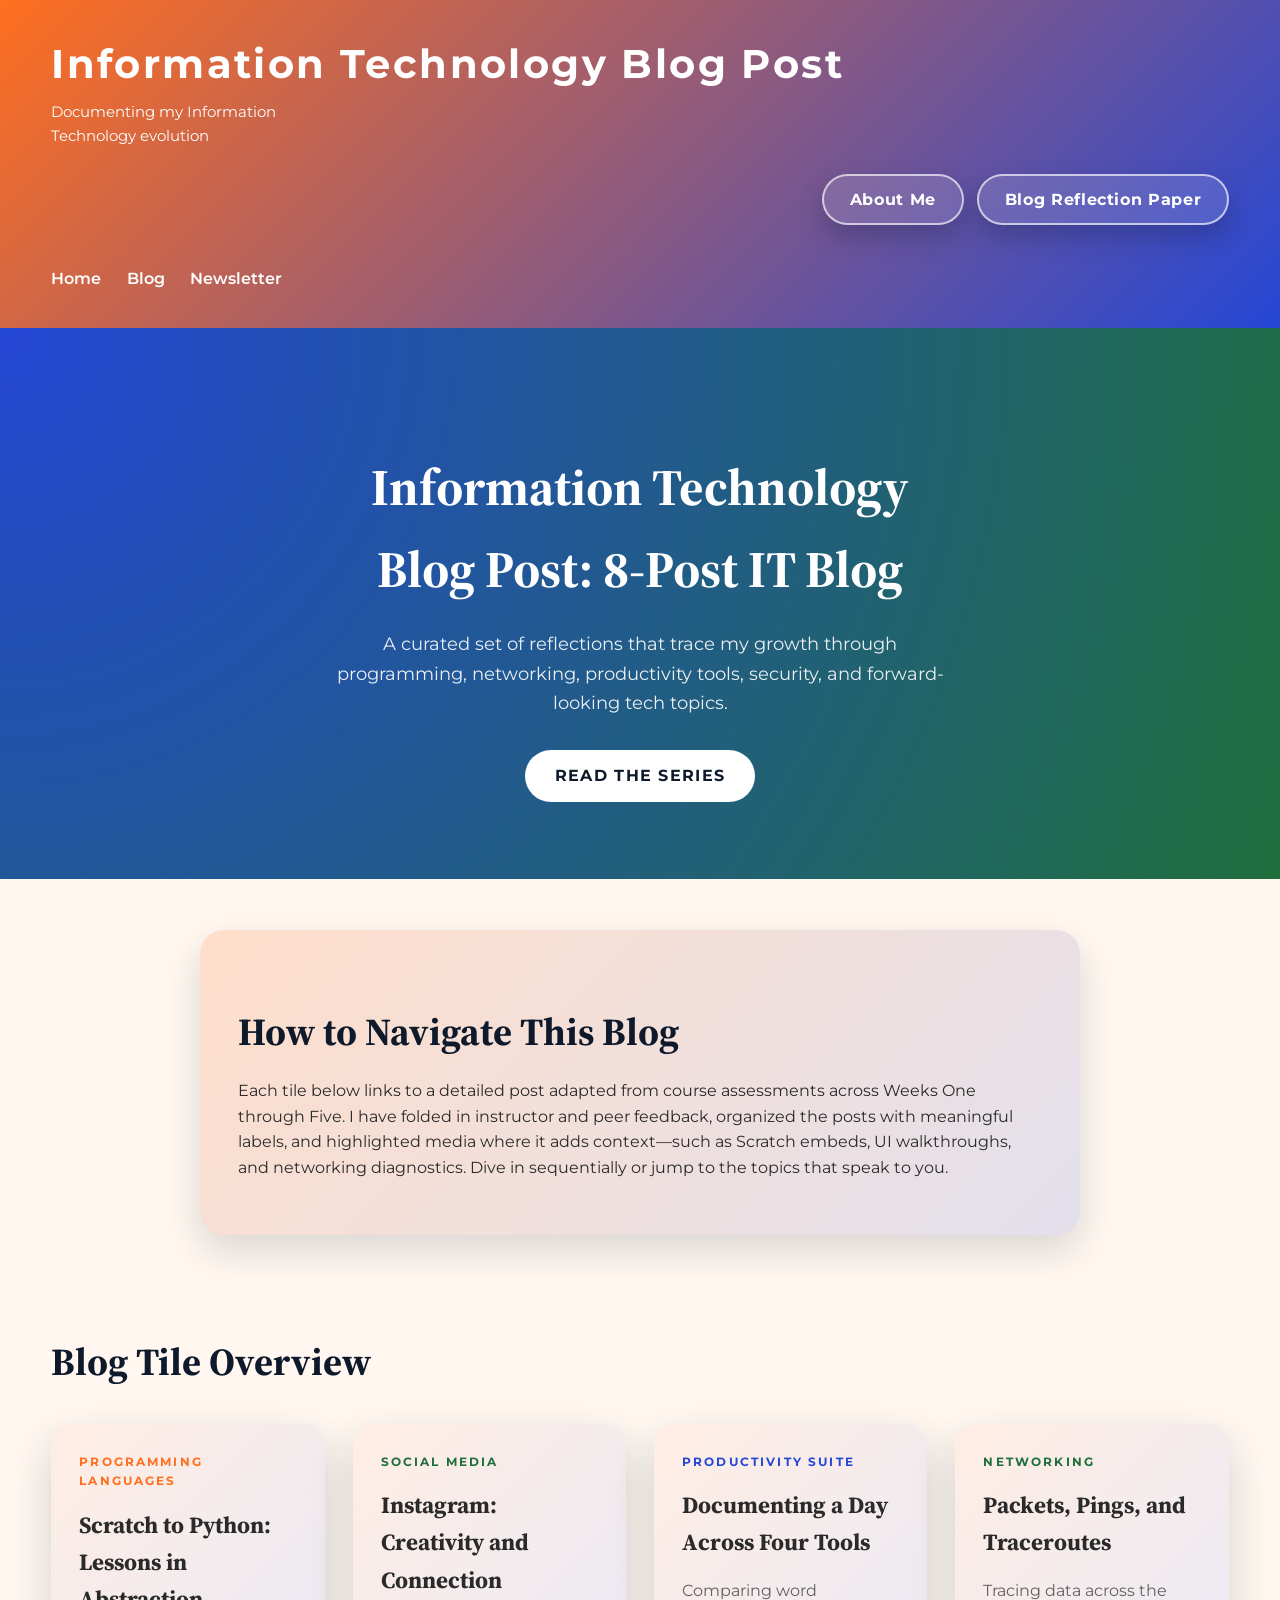
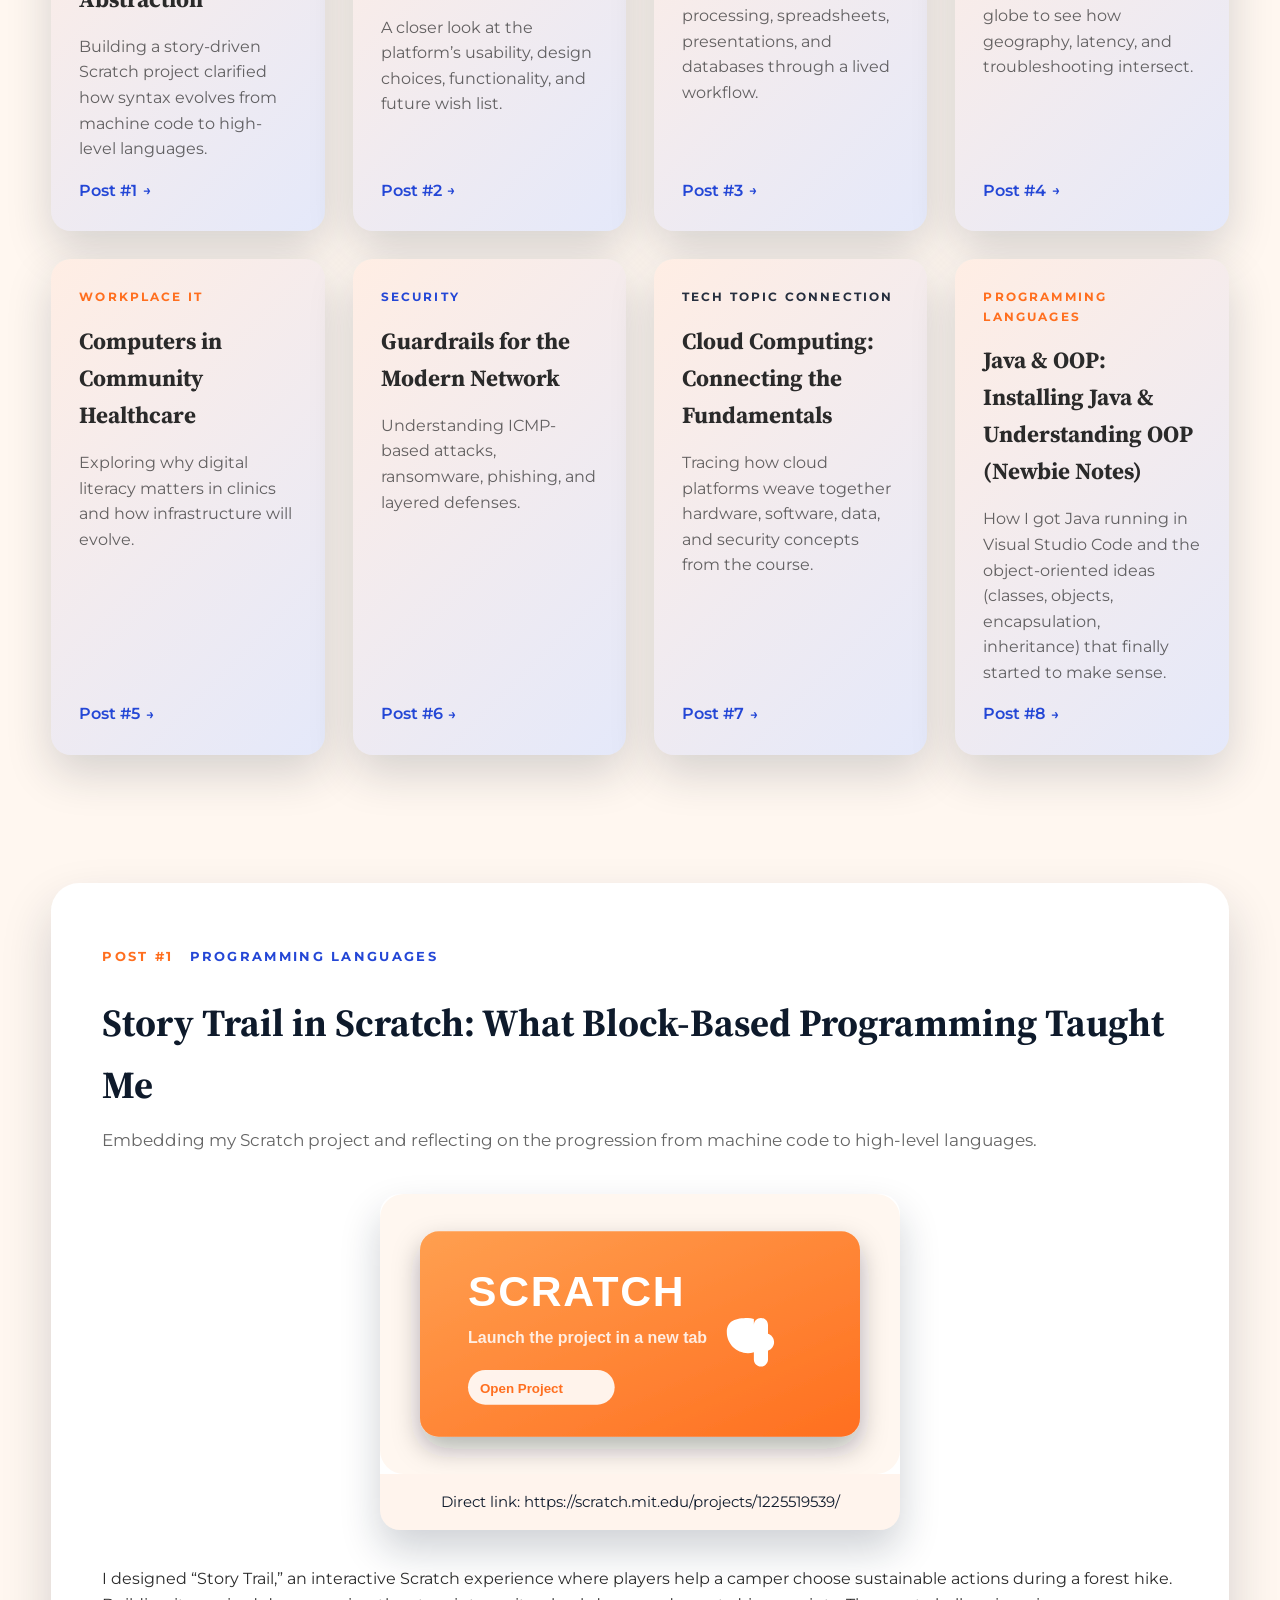
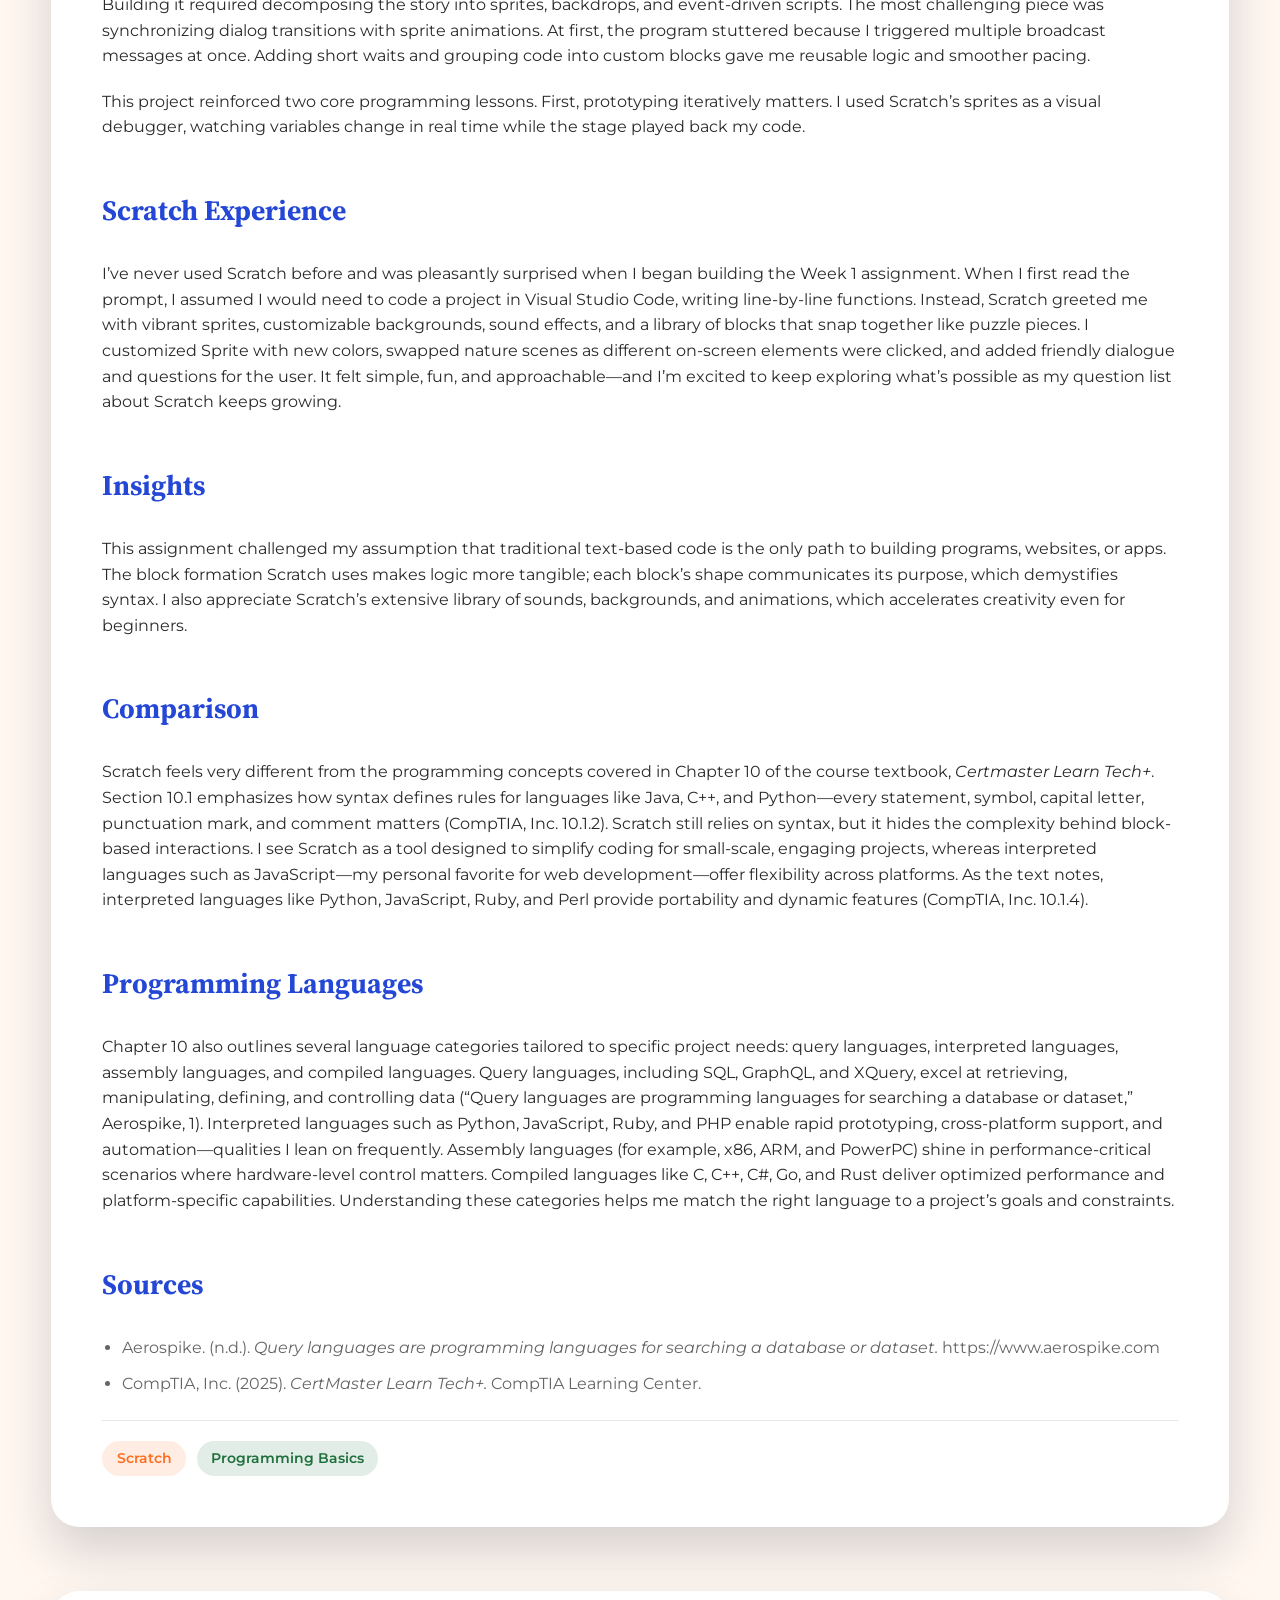
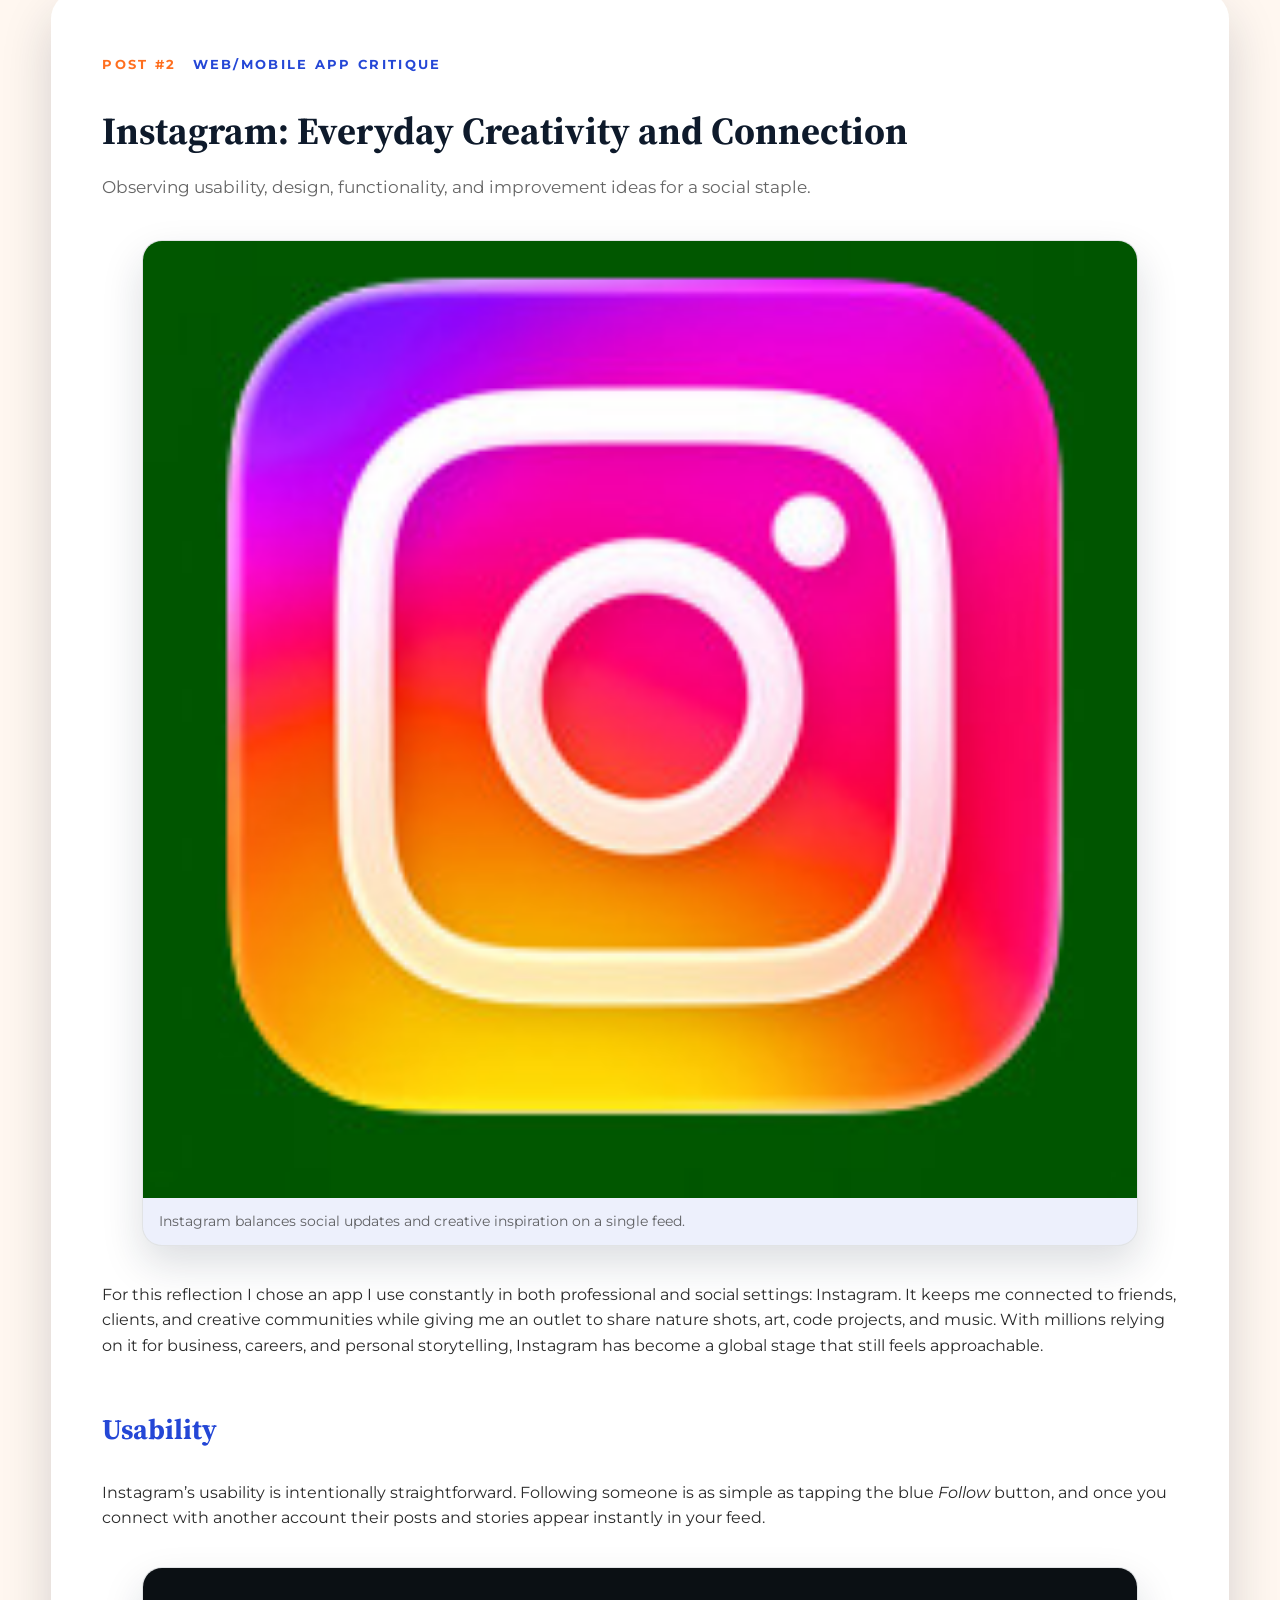
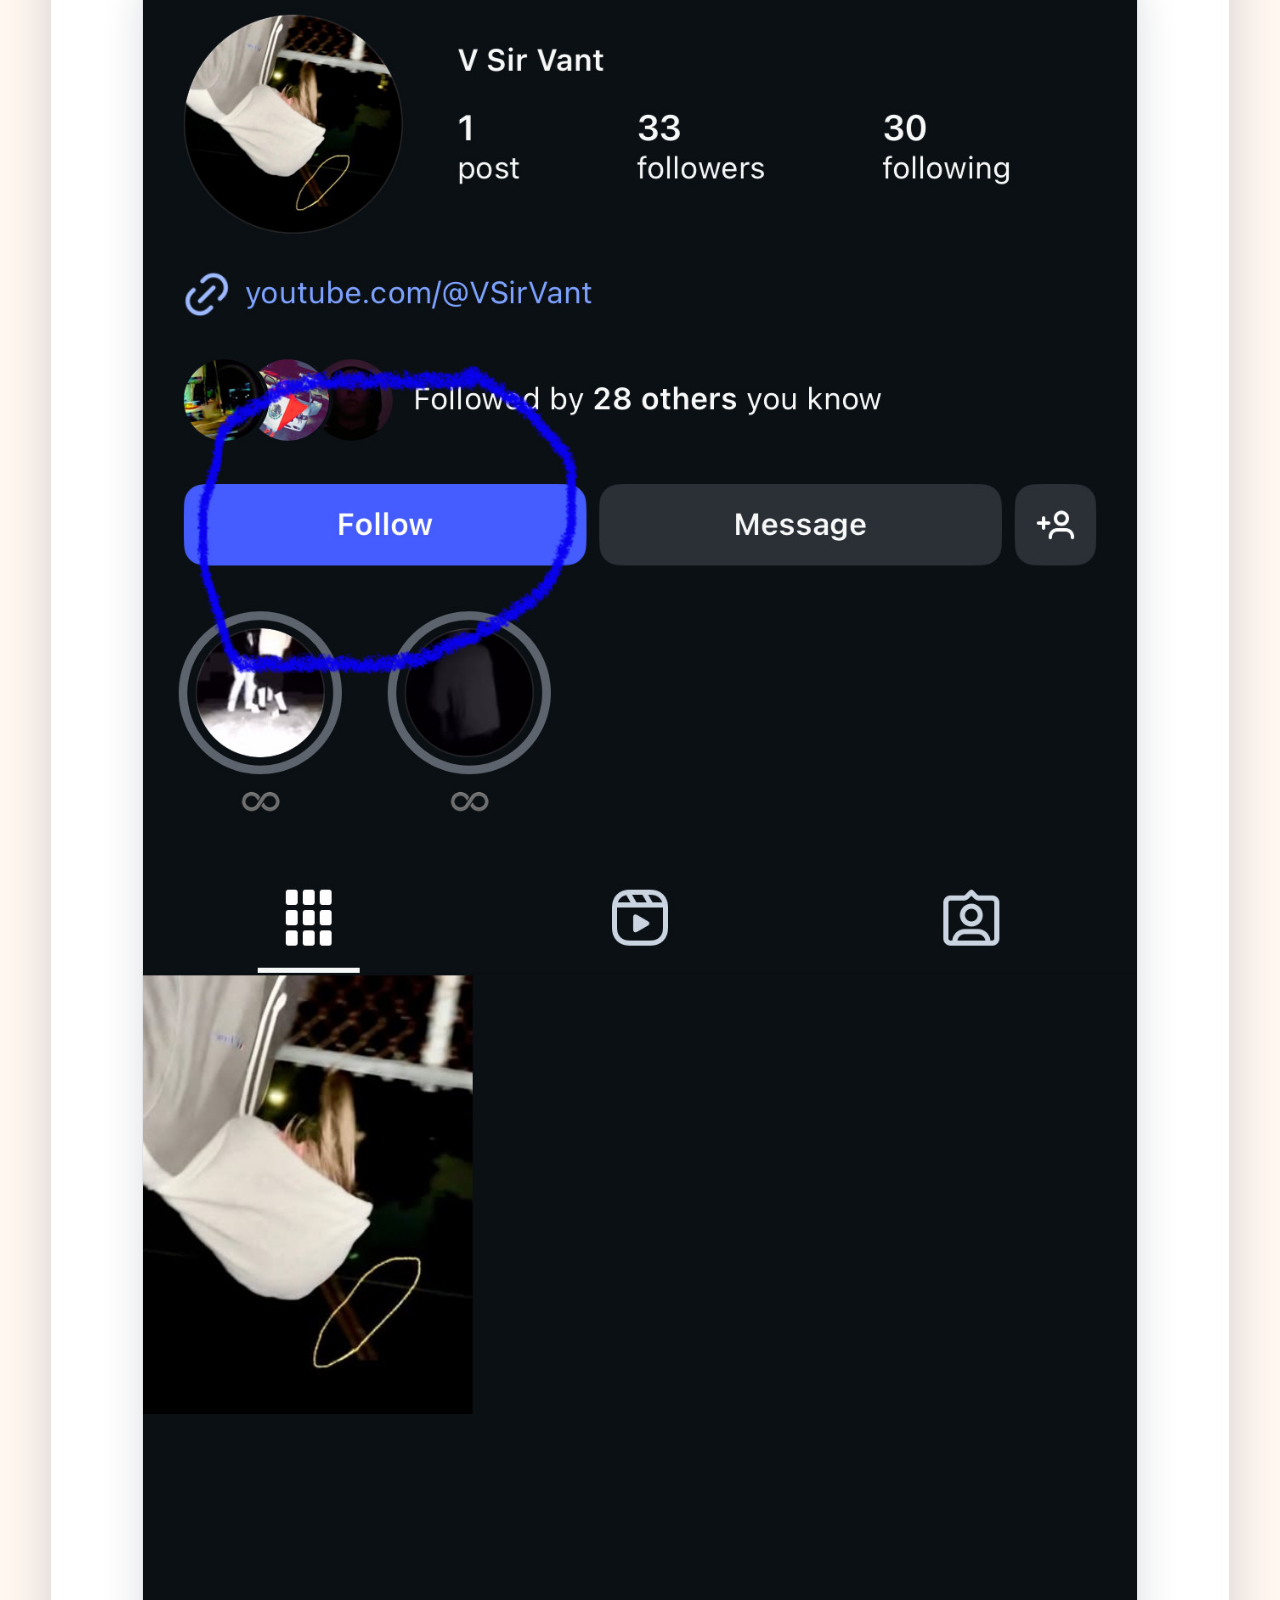
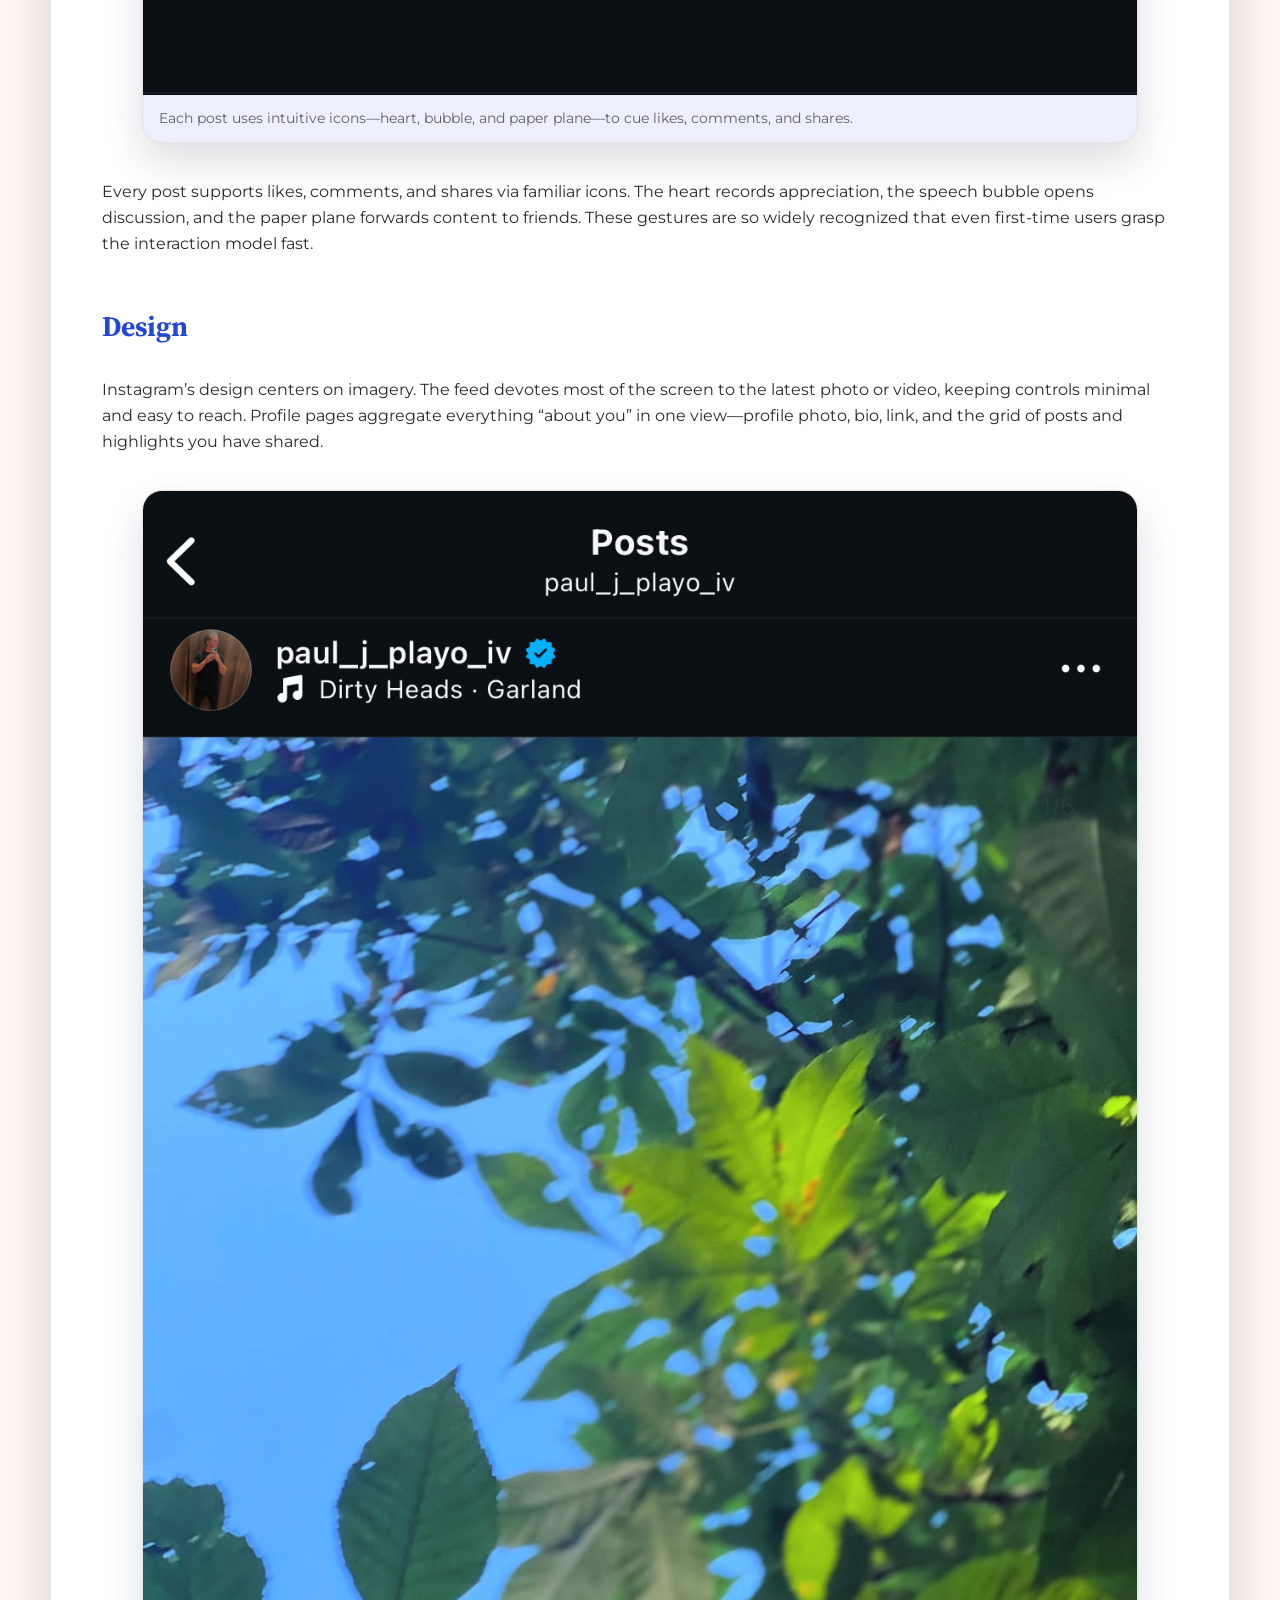
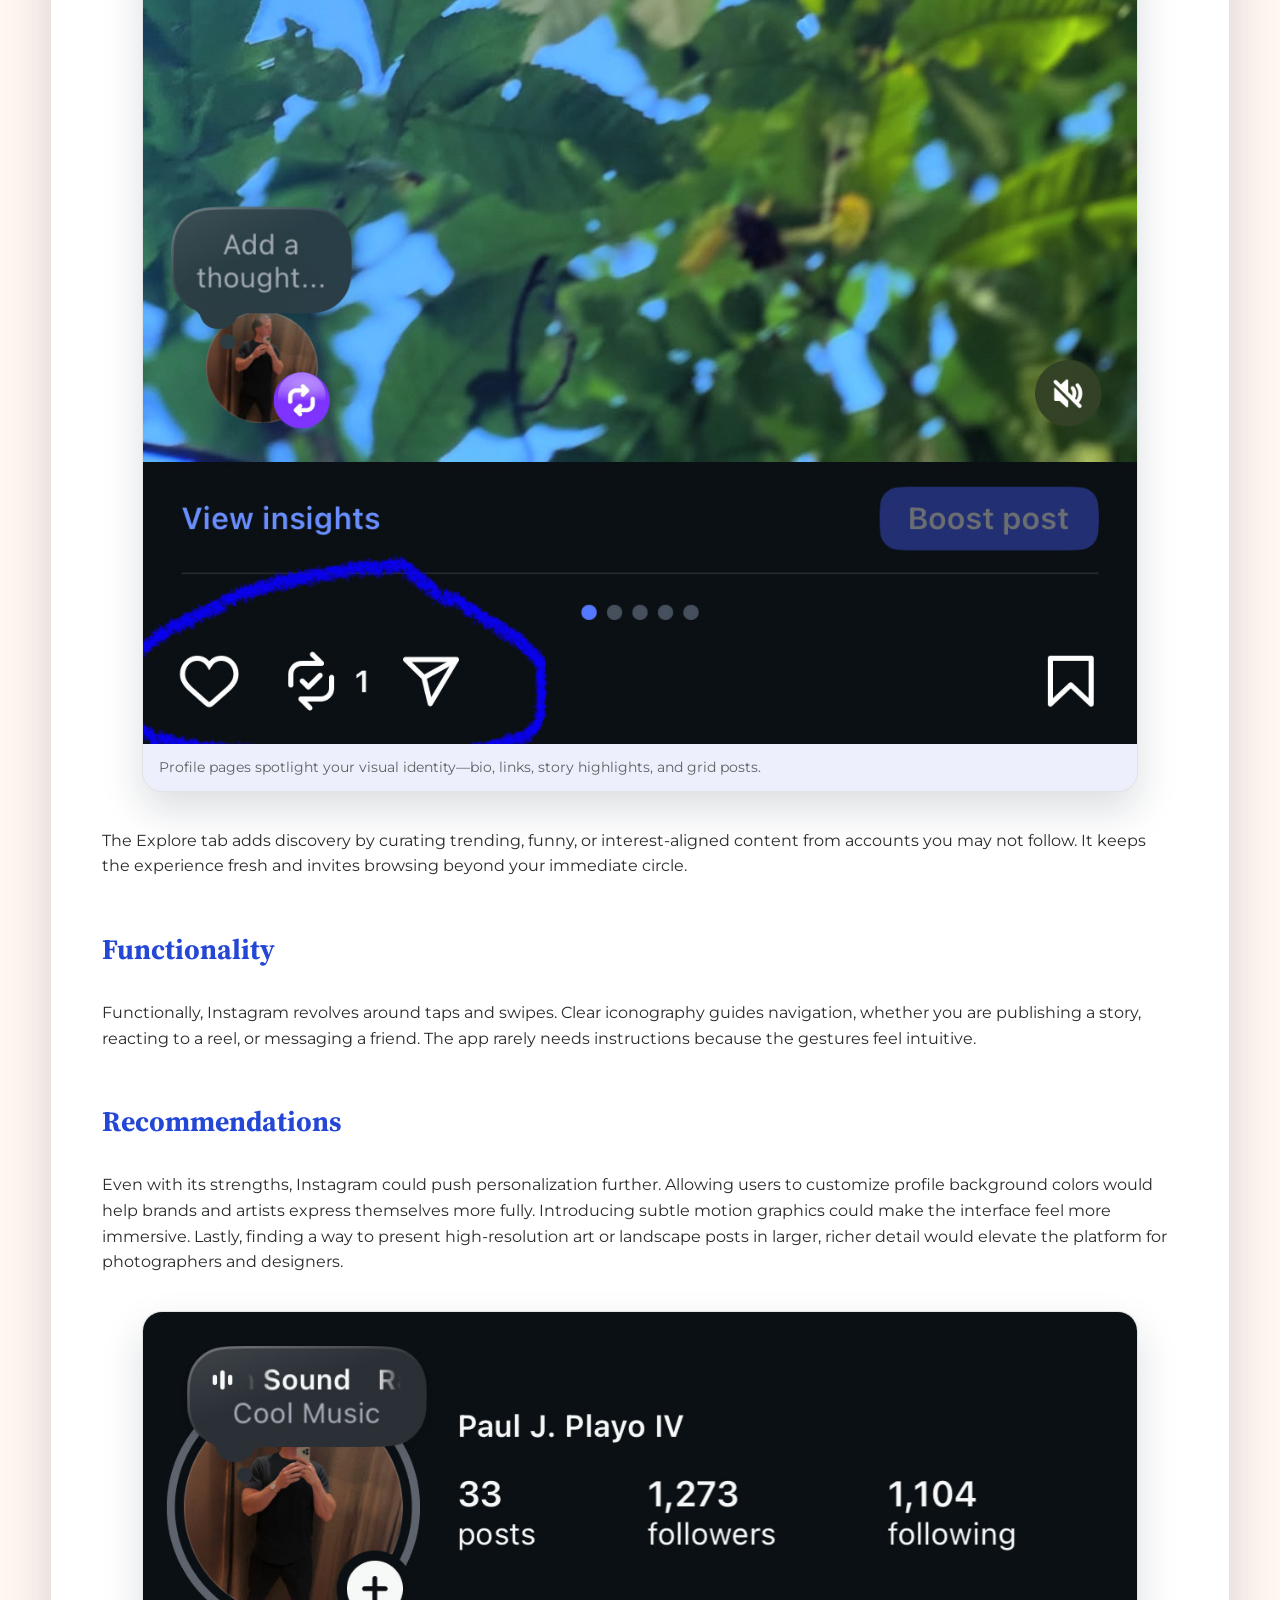
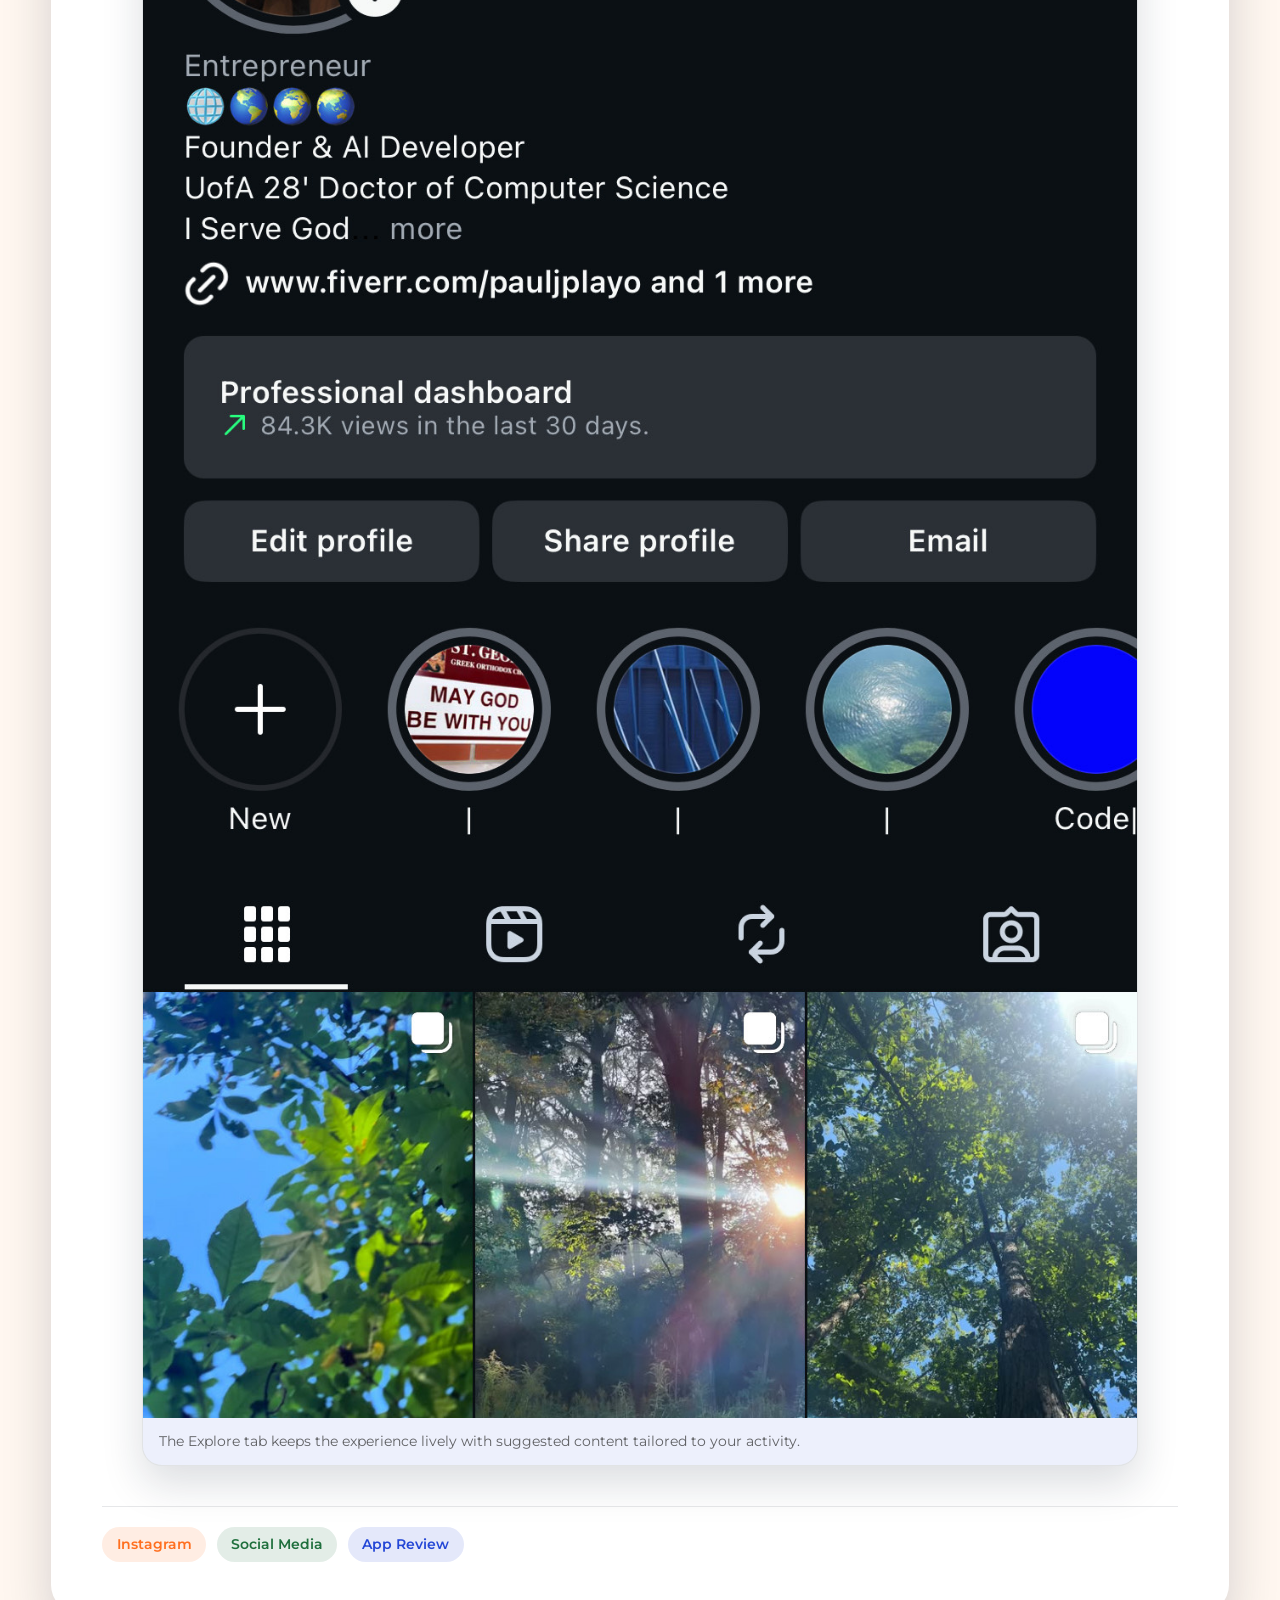
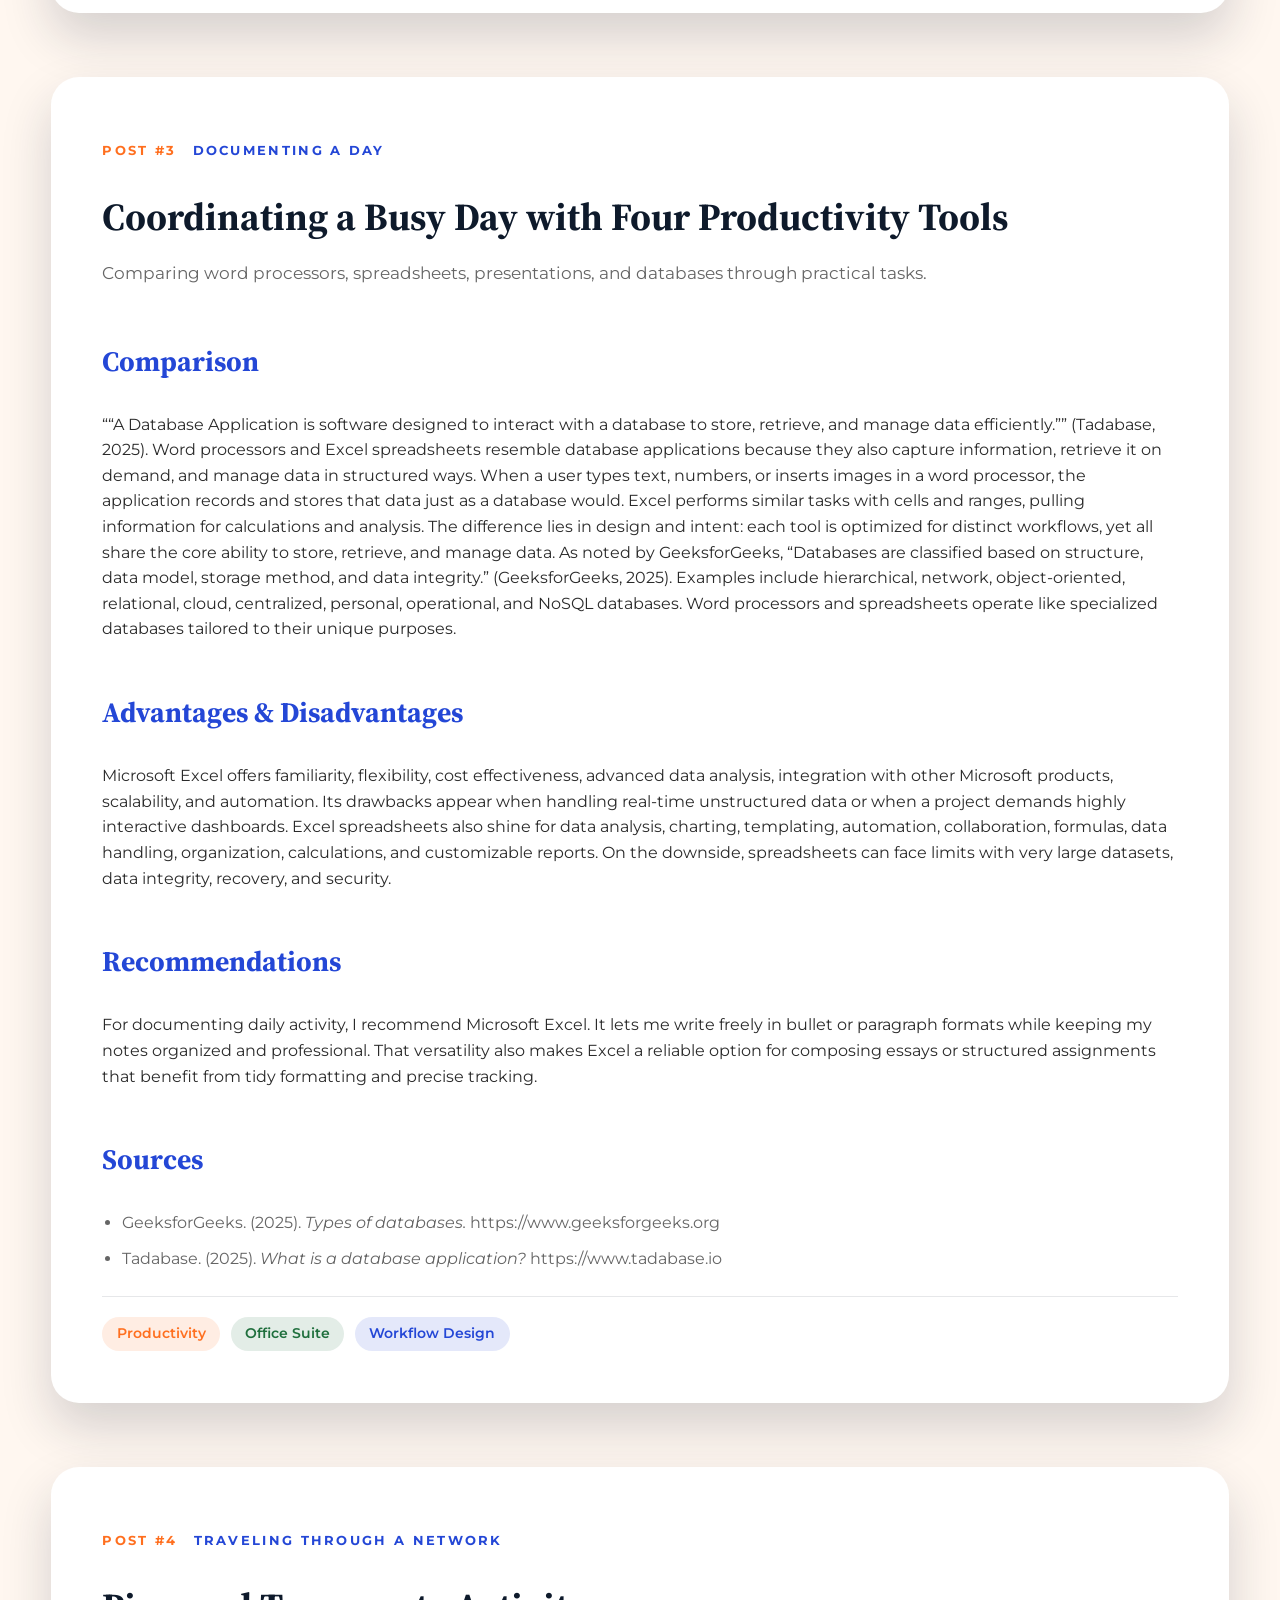
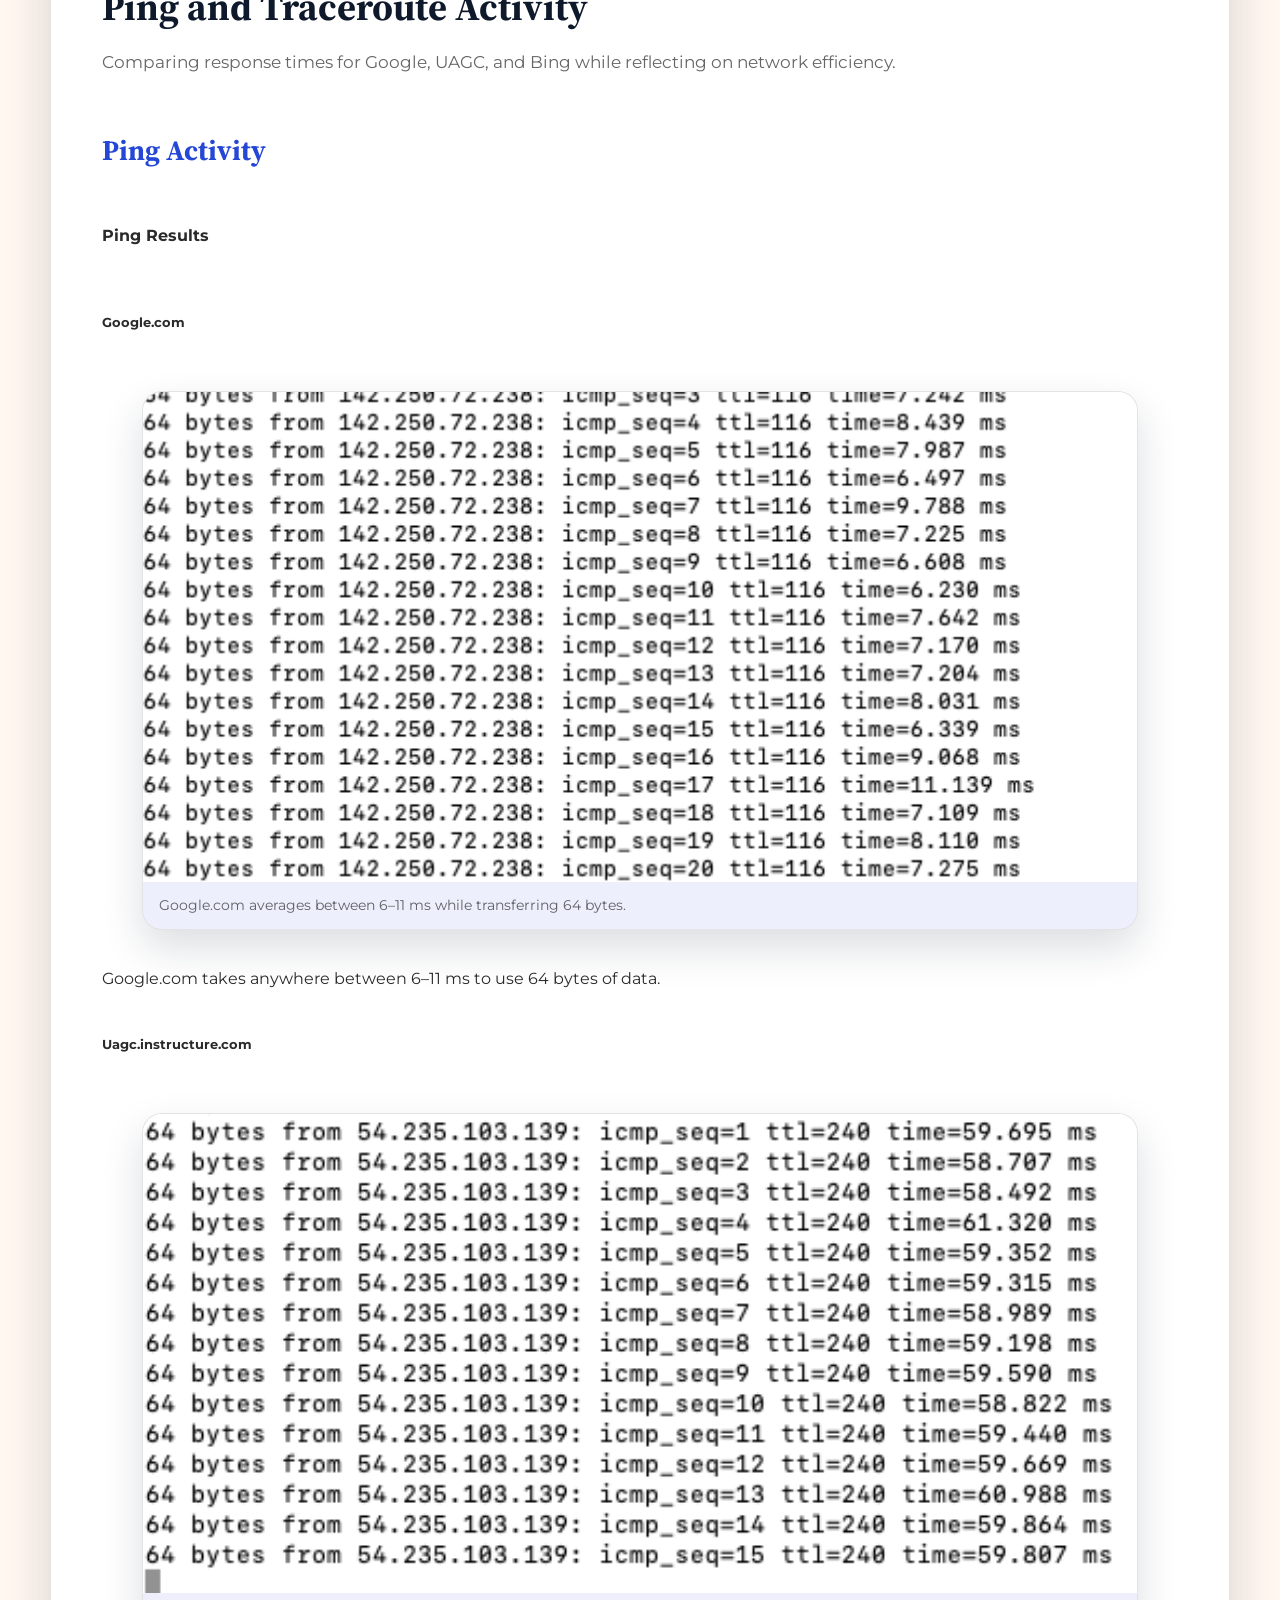
<file: index.html>
<!DOCTYPE html>
<html lang="en">
<head>
  <meta charset="UTF-8">
  <meta name="viewport" content="width=device-width, initial-scale=1.0">
  <title>Information Technology Blog Post</title>
  <link rel="preconnect" href="https://fonts.googleapis.com">
  <link rel="preconnect" href="https://fonts.gstatic.com" crossorigin>
  <link href="https://fonts.googleapis.com/css2?family=Montserrat:wght@400;600;700&family=Source+Serif+4:wght@400;600&display=swap" rel="stylesheet">
  <link rel="stylesheet" href="styles.css">
</head>
<body id="home">
  <header class="site-header">
    <div class="branding">
      <div class="logo">Information Technology Blog Post</div>
      <p class="tagline">Documenting my Information Technology evolution</p>
    </div>
    <nav class="primary-nav" aria-label="Main navigation">
      <ul class="menu">
        <li><a href="#home">Home</a></li>
        <li class="has-submenu">
          <a href="#blogs" aria-haspopup="true">Blog</a>
          <ul class="submenu">
            <li><a href="#blogs">All Posts</a></li>
            <li><a href="#about-top">About Me</a></li>
          </ul>
        </li>
        <li><a href="#newsletter">Newsletter</a></li>
      </ul>
    </nav>
    <div class="header-actions">
      <a class="header-cta" href="#about-top">About Me</a>
      <a class="header-cta" href="reflection-paper.html">Blog Reflection Paper</a>
    </div>
  </header>

  <main id="top">
    <section class="hero">
      <div class="hero-content">
        <h1>Information Technology Blog Post: 8-Post IT Blog</h1>
        <p>A curated set of reflections that trace my growth through programming, networking, productivity tools, security, and forward-looking tech topics.</p>
        <a class="hero-cta" href="#post-1">Read the Series</a>
      </div>
    </section>

    <section class="intro">
      <div class="intro-card">
        <h2>How to Navigate This Blog</h2>
        <p>Each tile below links to a detailed post adapted from course assessments across Weeks One through Five. I have folded in instructor and peer feedback, organized the posts with meaningful labels, and highlighted media where it adds context—such as Scratch embeds, UI walkthroughs, and networking diagnostics. Dive in sequentially or jump to the topics that speak to you.</p>
      </div>
    </section>

    <section id="blogs" class="blog-grid">
      <h2>Blog Tile Overview</h2>
      <div class="grid">
        <article class="blog-card">
          <span class="category fire">Programming Languages</span>
          <h3>Scratch to Python: Lessons in Abstraction</h3>
          <p>Building a story-driven Scratch project clarified how syntax evolves from machine code to high-level languages.</p>
          <a href="#post-1" class="read-more">Post #1</a>
        </article>
        <article class="blog-card">
          <span class="category forest">Social Media</span>
          <h3>Instagram: Creativity and Connection</h3>
          <p>A closer look at the platform’s usability, design choices, functionality, and future wish list.</p>
          <a href="#post-2" class="read-more">Post #2</a>
        </article>
        <article class="blog-card">
          <span class="category blue">Productivity Suite</span>
          <h3>Documenting a Day Across Four Tools</h3>
          <p>Comparing word processing, spreadsheets, presentations, and databases through a lived workflow.</p>
          <a href="#post-3" class="read-more">Post #3</a>
        </article>
        <article class="blog-card">
          <span class="category forest">Networking</span>
          <h3>Packets, Pings, and Traceroutes</h3>
          <p>Tracing data across the globe to see how geography, latency, and troubleshooting intersect.</p>
          <a href="#post-4" class="read-more">Post #4</a>
        </article>
        <article class="blog-card">
          <span class="category fire">Workplace IT</span>
          <h3>Computers in Community Healthcare</h3>
          <p>Exploring why digital literacy matters in clinics and how infrastructure will evolve.</p>
          <a href="#post-5" class="read-more">Post #5</a>
        </article>
        <article class="blog-card">
          <span class="category blue">Security</span>
          <h3>Guardrails for the Modern Network</h3>
          <p>Understanding ICMP-based attacks, ransomware, phishing, and layered defenses.</p>
          <a href="#post-6" class="read-more">Post #6</a>
        </article>
        <article class="blog-card">
          <span class="category midnight">Tech Topic Connection</span>
          <h3>Cloud Computing: Connecting the Fundamentals</h3>
          <p>Tracing how cloud platforms weave together hardware, software, data, and security concepts from the course.</p>
          <a href="#post-7" class="read-more">Post #7</a>
        </article>
        <article class="blog-card">
          <span class="category fire">Programming Languages</span>
          <h3>Java &amp; OOP: Installing Java &amp; Understanding OOP (Newbie Notes)</h3>
          <p>How I got Java running in Visual Studio Code and the object-oriented ideas (classes, objects, encapsulation, inheritance) that finally started to make sense.</p>
          <a href="#post-8" class="read-more">Post #8</a>
        </article>
      </div>
    </section>

    <section id="posts" class="posts-feed">
      <article id="post-1" class="blog-post">
        <header>
          <p class="post-meta">
            <span class="post-number">Post #1</span>
            <span class="post-label">Programming Languages</span>
          </p>
          <h2>Story Trail in Scratch: What Block-Based Programming Taught Me</h2>
          <p class="post-subtitle">Embedding my Scratch project and reflecting on the progression from machine code to high-level languages.</p>
        </header>
        <div class="post-content">
          <figure class="scratch-link-card">
            <img src="assets/scratch-link.svg" alt="Scratch project link placeholder showing Scratch branding">
            <figcaption>Direct link: <a href="https://scratch.mit.edu/projects/1225519539/" target="_blank" rel="noopener">https://scratch.mit.edu/projects/1225519539/</a></figcaption>
          </figure>
          <p>I designed “Story Trail,” an interactive Scratch experience where players help a camper choose sustainable actions during a forest hike. Building it required decomposing the story into sprites, backdrops, and event-driven scripts. The most challenging piece was synchronizing dialog transitions with sprite animations. At first, the program stuttered because I triggered multiple broadcast messages at once. Adding short waits and grouping code into custom blocks gave me reusable logic and smoother pacing.</p>
          <p>This project reinforced two core programming lessons. First, prototyping iteratively matters. I used Scratch’s sprites as a visual debugger, watching variables change in real time while the stage played back my code.</p>
          <h3>Scratch Experience</h3>
          <p>I’ve never used Scratch before and was pleasantly surprised when I began building the Week 1 assignment. When I first read the prompt, I assumed I would need to code a project in Visual Studio Code, writing line-by-line functions. Instead, Scratch greeted me with vibrant sprites, customizable backgrounds, sound effects, and a library of blocks that snap together like puzzle pieces. I customized Sprite with new colors, swapped nature scenes as different on-screen elements were clicked, and added friendly dialogue and questions for the user. It felt simple, fun, and approachable—and I’m excited to keep exploring what’s possible as my question list about Scratch keeps growing.</p>
          <h3>Insights</h3>
          <p>This assignment challenged my assumption that traditional text-based code is the only path to building programs, websites, or apps. The block formation Scratch uses makes logic more tangible; each block’s shape communicates its purpose, which demystifies syntax. I also appreciate Scratch’s extensive library of sounds, backgrounds, and animations, which accelerates creativity even for beginners.</p>
          <h3>Comparison</h3>
          <p>Scratch feels very different from the programming concepts covered in Chapter 10 of the course textbook, <em>Certmaster Learn Tech+</em>. Section 10.1 emphasizes how syntax defines rules for languages like Java, C++, and Python—every statement, symbol, capital letter, punctuation mark, and comment matters (CompTIA, Inc. 10.1.2). Scratch still relies on syntax, but it hides the complexity behind block-based interactions. I see Scratch as a tool designed to simplify coding for small-scale, engaging projects, whereas interpreted languages such as JavaScript—my personal favorite for web development—offer flexibility across platforms. As the text notes, interpreted languages like Python, JavaScript, Ruby, and Perl provide portability and dynamic features (CompTIA, Inc. 10.1.4).</p>
          <h3>Programming Languages</h3>
          <p>Chapter 10 also outlines several language categories tailored to specific project needs: query languages, interpreted languages, assembly languages, and compiled languages. Query languages, including SQL, GraphQL, and XQuery, excel at retrieving, manipulating, defining, and controlling data (“Query languages are programming languages for searching a database or dataset,” Aerospike, 1). Interpreted languages such as Python, JavaScript, Ruby, and PHP enable rapid prototyping, cross-platform support, and automation—qualities I lean on frequently. Assembly languages (for example, x86, ARM, and PowerPC) shine in performance-critical scenarios where hardware-level control matters. Compiled languages like C, C++, C#, Go, and Rust deliver optimized performance and platform-specific capabilities. Understanding these categories helps me match the right language to a project’s goals and constraints.</p>
          <h3>Sources</h3>
          <ul class="reference-list">
            <li>Aerospike. (n.d.). <em>Query languages are programming languages for searching a database or dataset.</em> https://www.aerospike.com</li>
            <li>CompTIA, Inc. (2025). <em>CertMaster Learn Tech+.</em> CompTIA Learning Center.</li>
          </ul>
        </div>
        <footer class="post-footer">
          <ul class="post-tags">
            <li>Scratch</li>
            <li>Programming Basics</li>
          </ul>
        </footer>
      </article>

      <article id="post-2" class="blog-post">
        <header>
          <p class="post-meta">
            <span class="post-number">Post #2</span>
            <span class="post-label">Web/Mobile App Critique</span>
          </p>
          <h2>Instagram: Everyday Creativity and Connection</h2>
          <p class="post-subtitle">Observing usability, design, functionality, and improvement ideas for a social staple.</p>
        </header>
        <div class="post-content">
          <figure class="media-frame">
            <img src="assets/IMG_9596.jpeg" alt="Instagram home feed with stories and recent posts visible">
            <figcaption>Instagram balances social updates and creative inspiration on a single feed.</figcaption>
          </figure>
          <p>For this reflection I chose an app I use constantly in both professional and social settings: Instagram. It keeps me connected to friends, clients, and creative communities while giving me an outlet to share nature shots, art, code projects, and music. With millions relying on it for business, careers, and personal storytelling, Instagram has become a global stage that still feels approachable.</p>
          <h3>Usability</h3>
          <p>Instagram’s usability is intentionally straightforward. Following someone is as simple as tapping the blue <em>Follow</em> button, and once you connect with another account their posts and stories appear instantly in your feed.</p>
          <figure class="media-frame">
            <img src="assets/IMG_9597.jpeg" alt="Instagram post highlighting like, comment, and share buttons">
            <figcaption>Each post uses intuitive icons—heart, bubble, and paper plane—to cue likes, comments, and shares.</figcaption>
          </figure>
          <p>Every post supports likes, comments, and shares via familiar icons. The heart records appreciation, the speech bubble opens discussion, and the paper plane forwards content to friends. These gestures are so widely recognized that even first-time users grasp the interaction model fast.</p>
          <h3>Design</h3>
          <p>Instagram’s design centers on imagery. The feed devotes most of the screen to the latest photo or video, keeping controls minimal and easy to reach. Profile pages aggregate everything “about you” in one view—profile photo, bio, link, and the grid of posts and highlights you have shared.</p>
          <figure class="media-frame">
            <img src="assets/IMG_9598.jpeg" alt="Instagram profile page showing photo grid and highlights">
            <figcaption>Profile pages spotlight your visual identity—bio, links, story highlights, and grid posts.</figcaption>
          </figure>
          <p>The Explore tab adds discovery by curating trending, funny, or interest-aligned content from accounts you may not follow. It keeps the experience fresh and invites browsing beyond your immediate circle.</p>
          <h3>Functionality</h3>
          <p>Functionally, Instagram revolves around taps and swipes. Clear iconography guides navigation, whether you are publishing a story, reacting to a reel, or messaging a friend. The app rarely needs instructions because the gestures feel intuitive.</p>
          <h3>Recommendations</h3>
          <p>Even with its strengths, Instagram could push personalization further. Allowing users to customize profile background colors would help brands and artists express themselves more fully. Introducing subtle motion graphics could make the interface feel more immersive. Lastly, finding a way to present high-resolution art or landscape posts in larger, richer detail would elevate the platform for photographers and designers.</p>
          <figure class="media-frame">
            <img src="assets/IMG_9599.jpeg" alt="Instagram explore tab showcasing suggested content">
            <figcaption>The Explore tab keeps the experience lively with suggested content tailored to your activity.</figcaption>
          </figure>
        </div>
        <footer class="post-footer">
          <ul class="post-tags">
            <li>Instagram</li>
            <li>Social Media</li>
            <li>App Review</li>
          </ul>
        </footer>
      </article>

      <article id="post-3" class="blog-post">
        <header>
          <p class="post-meta">
            <span class="post-number">Post #3</span>
            <span class="post-label">Documenting a Day</span>
          </p>
          <h2>Coordinating a Busy Day with Four Productivity Tools</h2>
          <p class="post-subtitle">Comparing word processors, spreadsheets, presentations, and databases through practical tasks.</p>
        </header>
        <div class="post-content">
          <h3>Comparison</h3>
          <p><q>“A Database Application is software designed to interact with a database to store, retrieve, and manage data efficiently.”</q> (Tadabase, 2025). Word processors and Excel spreadsheets resemble database applications because they also capture information, retrieve it on demand, and manage data in structured ways. When a user types text, numbers, or inserts images in a word processor, the application records and stores that data just as a database would. Excel performs similar tasks with cells and ranges, pulling information for calculations and analysis. The difference lies in design and intent: each tool is optimized for distinct workflows, yet all share the core ability to store, retrieve, and manage data. As noted by GeeksforGeeks, “Databases are classified based on structure, data model, storage method, and data integrity.” (GeeksforGeeks, 2025). Examples include hierarchical, network, object-oriented, relational, cloud, centralized, personal, operational, and NoSQL databases. Word processors and spreadsheets operate like specialized databases tailored to their unique purposes.</p>
          <h3>Advantages &amp; Disadvantages</h3>
          <p>Microsoft Excel offers familiarity, flexibility, cost effectiveness, advanced data analysis, integration with other Microsoft products, scalability, and automation. Its drawbacks appear when handling real-time unstructured data or when a project demands highly interactive dashboards. Excel spreadsheets also shine for data analysis, charting, templating, automation, collaboration, formulas, data handling, organization, calculations, and customizable reports. On the downside, spreadsheets can face limits with very large datasets, data integrity, recovery, and security.</p>
          <h3>Recommendations</h3>
          <p>For documenting daily activity, I recommend Microsoft Excel. It lets me write freely in bullet or paragraph formats while keeping my notes organized and professional. That versatility also makes Excel a reliable option for composing essays or structured assignments that benefit from tidy formatting and precise tracking.</p>
          <h3>Sources</h3>
          <ul class="reference-list">
            <li>GeeksforGeeks. (2025). <em>Types of databases.</em> https://www.geeksforgeeks.org</li>
            <li>Tadabase. (2025). <em>What is a database application?</em> https://www.tadabase.io</li>
          </ul>
        </div>
        <footer class="post-footer">
          <ul class="post-tags">
            <li>Productivity</li>
            <li>Office Suite</li>
            <li>Workflow Design</li>
          </ul>
        </footer>
      </article>

      <article id="post-4" class="blog-post">
        <header>
          <p class="post-meta">
            <span class="post-number">Post #4</span>
            <span class="post-label">Traveling Through a Network</span>
          </p>
          <h2>Ping and Traceroute Activity</h2>
          <p class="post-subtitle">Comparing response times for Google, UAGC, and Bing while reflecting on network efficiency.</p>
        </header>
        <div class="post-content">
          <h3>Ping Activity</h3>
          <h4>Ping Results</h4>
          <h5>Google.com</h5>
          <figure class="media-frame">
            <img src="assets/Screen Shot 2025-10-15 at 4.44.10 PM.png" alt="Ping output to Google.com showing 6-11 ms responses">
            <figcaption>Google.com averages between 6–11 ms while transferring 64 bytes.</figcaption>
          </figure>
          <p>Google.com takes anywhere between 6–11 ms to use 64 bytes of data.</p>
          <h5>Uagc.instructure.com</h5>
          <figure class="media-frame">
            <img src="assets/Screen Shot 2025-10-15 at 4.48.55 PM.png" alt="Ping output to uagc.instructure.com showing 58-60 ms responses">
            <figcaption>UAGC’s learning portal responds in roughly 58–60 ms for 64-byte packets.</figcaption>
          </figure>
          <p>Uagc.instructure.com takes anywhere between 58–60 ms to use 64 bytes of data.</p>
          <h5>Bing.com</h5>
          <figure class="media-frame">
            <img src="assets/Screen Shot 2025-10-15 at 4.51.50 PM.png" alt="Ping output to Bing.com showing 7-9 ms responses">
            <figcaption>Bing.com returns results in approximately 7–9 ms with 64-byte packets.</figcaption>
          </figure>
          <p>Bing.com takes anywhere between 7–9 ms to use 64 bytes of data.</p>
          <h4>Traceroute Results</h4>
          <h5>Google.com</h5>
          <figure class="media-frame">
            <img src="assets/Screen Shot 2025-10-15 at 4.56.13 PM.png" alt="Traceroute output to Google.com">
            <figcaption>Traceroute path to Google.com.</figcaption>
          </figure>
          <h5>Uagc.instructure.com</h5>
          <figure class="media-frame">
            <img src="assets/Screen Shot 2025-10-15 at 4.57.11 PM-1.png" alt="Traceroute output to uagc.instructure.com">
            <figcaption>Traceroute path to uagc.instructure.com.</figcaption>
          </figure>
          <h5>Bing.com</h5>
          <figure class="media-frame">
            <img src="assets/Screen Shot 2025-10-15 at 4.57.11 PM.png" alt="Traceroute output to Bing.com">
            <figcaption>Traceroute path to Bing.com.</figcaption>
          </figure>
          <h3>Reflection</h3>
          <p>I think the difference in speed using ping and traceroute shows which websites are faster and more efficient. The slower the response, the less efficient; the faster the response, the more efficient. The roundtrip time highlights how responsive a site is, and in these tests Google.com consistently delivered the quickest times across locations—which makes sense given Google’s infrastructure. Ping and traceroute become valuable when testing site updates to confirm whether performance improved or degraded. If a site is offline or disconnected from the global network, the ping or traceroute request may time out or return an error. The same can happen if the testing device lacks a stable connection.</p>
        </div>
        <footer class="post-footer">
          <ul class="post-tags">
            <li>Networking</li>
            <li>Ping</li>
            <li>Traceroute</li>
          </ul>
        </footer>
      </article>

      <article id="post-5" class="blog-post">
        <header>
          <p class="post-meta">
            <span class="post-number">Post #5</span>
            <span class="post-label">Computers in the Workplace</span>
          </p>
          <h2>Construction: Building Smarter with IT</h2>
          <p class="post-subtitle">Reflecting on seven years in construction and the tech that keeps projects moving.</p>
        </header>
        <div class="post-content">
          <p>I chose construction because I was a construction worker for seven years and saw firsthand how information technology permeates the job site. Tools such as project management software, drones, and AI-driven modeling elevate efficiency, accuracy, and collaboration. AI now assists with design concepts and data analysis, while building information modeling software keeps teams aligned on every detail.</p>
          <p>Technology enhances planning, management, site monitoring, and communication. With IT woven into daily workflows, errors shrink, schedules tighten, and safety improves. Cloud computing lets companies access drawings, permits, and schedules from anywhere, which keeps subcontractors and field crews synchronized.</p>
          <p>Computer literacy is the new jobsite superpower. It supports clear communication, thorough analysis, and effective risk management—critical traits when coordinating trades and meeting milestones. Innovation has always propelled construction forward, from steam engines to today’s AI-assisted equipment.</p>
          <p>Looking ahead, I expect information technology and AI to keep transforming industries through automation, data-driven decisions, and continuous innovation. The workforce will adapt by learning new skills, ensuring that the tools we adopt keep projects efficient, resilient, and safe.</p>
        </div>
        <footer class="post-footer">
          <ul class="post-tags">
            <li>Construction</li>
            <li>Workplace IT</li>
            <li>Future Trends</li>
          </ul>
        </footer>
      </article>

      <article id="post-6" class="blog-post">
        <header>
          <p class="post-meta">
            <span class="post-number">Post #6</span>
            <span class="post-label">Information Security</span>
          </p>
          <h2>Information &amp; System Security</h2>
          <p class="post-subtitle">Exploring security fundamentals, pharming threats, and the human element of social engineering.</p>
        </header>
        <div class="post-content">
          <p>Information &amp; system security involves securing data from unauthorized access, use, disclosure, disruption, and destruction. "Information security, or InfoSec, includes the tools and processes for preventing, detecting, and remediating attacks and threats to sensitive information." (Fortinet, 2025).</p>
          <p>Organizations today depend more on digital infrastructure, so information &amp; system security is required for most data. Individuals rely on that same infrastructure for payments, photos, email, and professional work, making information security essential for everyone.</p>
          <p>Organizations &amp; individuals can apply information security through networks, applications, data clouds, and physical hard drives. These protective layers help prevent unauthorized access and reduce the risk of malware or ransomware, pharming, computer viruses, phishing or smishing, HTTPS phishing, and social engineering.</p>
          <p>Some key types of information security for individuals &amp; organizations are identity &amp; access management, cryptography, incident response, and disaster recovery. Network security protects systems from unauthorized access and attacks using firewalls, VPNs, and intrusion detection systems. Application security focuses on protecting software from the code level upward. Cloud security secures data and applications that rely on cloud environments.</p>
          <p>Cryptography may be the most efficient security control today because it uses encryption to scramble information, keeping data unreadable to anyone without the proper key. Disaster recovery is a safety net that backs up data securely so it can be restored after an incident.</p>
          <p>Firewalls act as a barrier between a secure network and external networks, keeping unauthorized users out. Antivirus or anti-malware software can detect threats in a system before they cause damage. Encryption works like cryptography to scramble data for unauthorized users. VPNs create a secure private space for data on public networks.</p>
          <p>Another common safeguard is multi-factor authentication, which requires users to provide two or more verification methods to access data or systems. With so much confidential data moving digitally, it is critical that information &amp; system security remains prominent and continues to advance.</p>
          <h3>Pharming</h3>
          <p>Pharming is a cyberattack that directs users from the website they want to visit to an illegitimate site that steals sensitive information. "Pharming, a portmanteau of the words phishing and farming, is an online scam similar to phishing, where a website's traffic is manipulated, and confidential information is stolen." (Kaspersky, 2025).</p>
          <p>Pharming is considered more dangerous than phishing because it can affect a larger number of users. Pharming attacks manipulate the Domain Name System (DNS) infrastructure to redirect the user to a malicious site.</p>
          <p>Two types of pharming are malware-based pharming and DNS server poisoning. Malware-based pharming attacks an individual computer with malicious code, often delivered through emails or downloads. The attack alters the local hosts file to reroute a user to a malicious site, even when the correct domain is entered. DNS server poisoning targets the DNS server itself, altering the DNS table so attackers can redirect traffic from a legitimate domain to an illegitimate one. It is harder to detect because the user's computer is not directly attacked.</p>
          <p>"An attack in which an attacker causes the subscriber to be redirected to a fraudulent website, typically a fraudulent verifier/RP in the context of authentication." (NIST, 2025). Pharming attacks ultimately give an attacker access to sensitive information and the ability to deliver harmful software.</p>
          <h3>Social Engineering</h3>
          <p>Social engineering is the act of manipulating a user to give away sensitive information or perform actions that compromise their computer system. "Social engineering is the term used for a broad range of malicious activities accomplished through human interactions." (Imperva, 2025).</p>
          <p>These attacks include baiting, scareware, pretexting, phishing, and spear phishing. Six principles explain why social engineering works: reciprocity, commitment, consistency, social proof, authority, liking, and scarcity.</p>
          <p>Computer systems become vulnerable through the user in this type of attack because the attacker manipulates the victim into performing a malicious action on their own system. Social engineering can cause data loss or theft, financial loss, operational disruption, system access, identity theft, security breaches, damage, and installation of unwanted malware.</p>
          <p>"Be suspicious of unsolicited phone calls, visits, or email messages from individuals asking about employees or other internal information. If an unknown individual claims to be from a legitimate organization, try to verify his or her identity directly with the company." (America's Cyber Defense Agency, 2025). Security technologies combined with social vigilance and education can help users defend against social engineering attacks.</p>
          <h3>Sources</h3>
          <ul class="reference-list">
            <li>America's Cyber Defense Agency. (2025). <em>Social engineering guidance.</em> https://www.cisa.gov</li>
            <li>Fortinet. (2025). <em>What is information security?</em> https://www.fortinet.com</li>
            <li>Imperva. (2025). <em>What is social engineering?</em> https://www.imperva.com</li>
            <li>Kaspersky. (2025). <em>What is pharming?</em> https://www.kaspersky.com</li>
            <li>National Institute of Standards and Technology. (2025). <em>Glossary of key information security terms.</em> https://www.nist.gov</li>
          </ul>
        </div>
        <footer class="post-footer">
          <ul class="post-tags">
            <li>Information Security</li>
            <li>Pharming</li>
            <li>Social Engineering</li>
          </ul>
        </footer>
      </article>

      <article id="post-7" class="blog-post">
        <header>
          <p class="post-meta">
            <span class="post-number">Post #7</span>
            <span class="post-label">Tech Topic Connection</span>
          </p>
          <h2>Cloud Computing as a Foundation for Adaptive Learning</h2>
          <p class="post-subtitle">Connecting infrastructure, software, and security fundamentals across the final blog project.</p>
        </header>
        <div class="post-content">
          <p>For this capstone entry I revisited my Week 3 blog draft, peer feedback, and additional research to explore cloud computing as the technology thread that ties each Information Technology fundamental together. The National Institute of Standards and Technology describes cloud as a model that provides ubiquitous, convenient, on-demand access to shared computing resources—exactly the elasticity a modern learning environment needs (Mell &amp; Grance, 2011). Connecting that definition with my earlier posts clarified how virtualization, distributed storage, and automation translate course theory into deployable systems that serve real students.</p>

          <h3>Linking to Core IT Fundamentals</h3>
          <p>Cloud services embody the foundational IT concepts we studied: abstraction layers, service models, and modular design. Infrastructure-, platform-, and software-as-a-service offerings align with the systems architecture frameworks from the text by separating concerns between hardware management, runtime environments, and user-facing applications (CompTIA, Inc. 2.3). This layered model echoes my productivity and networking posts, where I highlighted the value of isolating responsibilities so teams can iterate faster.</p>

          <h3>Historical and Operational Context</h3>
          <p>The evolution of cloud computing mirrors computing history—from mainframe time-sharing in the 1960s to today’s globally distributed data centers. Cloud providers rely on the same binary logic, instruction cycles, and operating system services covered in the course, but they scale them through virtualization and containerization. Armbrust et al. note that the economic model of cloud revived the dream of utility computing by allowing organizations to rent processing power instead of buying it outright (Armbrust et al., 2010). Understanding fetch-decode-execute cycles helps explain how hypervisors schedule workloads across clusters.</p>

          <h3>Hardware Foundations</h3>
          <p>Although cloud feels intangible, it is grounded in physical infrastructure. Elastic compute instances depend on multicore CPUs, hardware accelerators such as GPUs or TPUs, and vast arrays of SSD storage. My networking diagnostics post underscored latency; in the cloud context, redundant network interface cards, load balancers, and edge nodes ensure that latency stays acceptable for interactive learning content. Capacity planning tools monitor CPU utilization, RAM consumption, and disk IOPS to maintain service levels.</p>

          <h3>Programming Languages and Execution</h3>
          <p>Cloud workflows highlight why we learned about interpreters, compilers, and execution models. Serverless platforms execute Python or JavaScript functions via managed runtimes, while container orchestrators run compiled Go or Java binaries inside portable images. That flexibility lets developers choose the best language for each task, connecting back to my first post on programming abstractions. Continuous integration pipelines compile code, run automated tests, and deploy artifacts through infrastructure-as-code templates.</p>

          <h3>Role of Application Software</h3>
          <p>Application software transforms raw infrastructure into experiences learners can use. Learning management systems (LMS), analytics dashboards, and collaboration suites operate as SaaS offerings atop cloud platforms. These applications consume cloud APIs for authentication, messaging, and media streaming, enabling the storytelling focus I described in my social media critique. Because updates can be deployed continuously, instructional teams receive new features without managing patches locally.</p>

          <h3>Data and Database Management</h3>
          <p>Cloud databases illustrate database fundamentals such as schemas, normalization, and ACID properties. Managed relational services like Amazon RDS or Azure SQL ensure transactional consistency for student records, while NoSQL stores support unstructured assets such as discussion transcripts. Automated backups, point-in-time recovery, and encryption at rest reinforce the importance of data governance I discussed in the productivity post. Cloud-native data warehouses also make analytics accessible for educators tracking outcomes.</p>

          <h3>Networks and Security</h3>
          <p>Finally, cloud adoption depends on network architecture and layered security—the centerpiece of my Week 6 exploration. Virtual private clouds, software-defined networks, and zero-trust access controls segment traffic and enforce least privilege. Identity and access management (IAM) policies regulate who can launch instances or read databases, while continuous monitoring tools analyze telemetry for anomalous behavior (Mell &amp; Grance, 2011). Content delivery networks and edge locations reduce latency for global learners without compromising encryption, tying back to the ping and traceroute experiments.</p>

          <h3>Sources</h3>
          <ul class="reference-list">
            <li>Armbrust, M., et al. (2010). <em>A view of cloud computing.</em> Communications of the ACM, 53(4), 50–58.</li>
            <li>CompTIA, Inc. (2025). <em>CertMaster Learn Tech+</em>. CompTIA Learning Center.</li>
            <li>Mell, P., &amp; Grance, T. (2011). <em>The NIST definition of cloud computing (Special Publication 800-145).</em> National Institute of Standards and Technology.</li>
          </ul>
        </div>
        <footer class="post-footer">
          <ul class="post-tags">
            <li>Cloud Computing</li>
            <li>Tech Topic</li>
            <li>Fundamentals</li>
          </ul>
        </footer>
      </article>

      <article id="post-8" class="blog-post">
        <header>
          <p class="post-meta">
            <span class="post-number">Post #8</span>
            <span class="post-label">Java &amp; Object-Oriented Programming</span>
          </p>
          <h2>Java &amp; OOP: What Finally Clicked for Me</h2>
          <p class="post-subtitle">Guidance on getting Java installed (without a step-by-step tutorial) &amp; the OOP ideas that make Java feel less intimidating.</p>
        </header>

        <div class="post-content">
          <p>When I first started Java, the hardest part was not writing <code>System.out.println</code>—it was realizing that Java expects you to set up a real “developer environment.” In my head, I thought “download Java” meant I was done. What I learned is that for coding in Java, you need the <strong>JDK</strong> (Java Development Kit) so you can compile code, not just run it.</p>

          <p>This post is written the way I would explain it to another beginner: I am not going to give a step-by-step install tutorial (there are great ones already), but I <em>will</em> explain what matters, what to look for, and why object-oriented programming (OOP) is the reason Java is structured the way it is.</p>

          <h3>Java installation: the “big rocks” I focused on</h3>
          <p>Instead of memorizing a million setup steps, I used a simple checklist to confirm my setup was actually working:</p>
          <ul>
            <li><strong>Install a JDK (not just “Java”).</strong> The JDK includes the compiler (<code>javac</code>) that turns your <code>.java</code> file into something the JVM can run.</li>
            <li><strong>Verify your computer can find Java.</strong> In the terminal, I looked for <code>java -version</code> and <code>javac -version</code> to return real version info (not “command not found”).</li>
            <li><strong>Make sure VS Code recognizes the JDK.</strong> VS Code + the Java extensions need to know where your JDK is installed so it can build/run your code.</li>
            <li><strong>Keep your first project folder simple.</strong> One folder, one <code>.java</code> file, and the class name matches the file name (example: <code>HelloMyNameIs.java</code> contains <code>public class HelloMyNameIs</code>).</li>
            <li><strong>If something breaks, read the first error line slowly.</strong> As a beginner, I learned the first error usually points to the real issue (missing semicolon, wrong class name, missing JDK, etc.).</li>
          </ul>

          <h3>Resources I used (so you don’t have to guess)</h3>
          <p>These links helped me install Java, set up VS Code, and understand what OOP means in real code:</p>
          <ul>
            <li><strong>Oracle Java Tutorials (Getting Started)</strong> —
              <a href="https://docs.oracle.com/javase/tutorial/getStarted/index.html" target="_blank" rel="noopener">https://docs.oracle.com/javase/tutorial/getStarted/index.html</a>
            </li>
            <li><strong>Oracle: Object-Oriented Programming Concepts</strong> —
              <a href="https://docs.oracle.com/javase/tutorial/java/concepts/" target="_blank" rel="noopener">https://docs.oracle.com/javase/tutorial/java/concepts/</a>
            </li>
            <li><strong>Java in Visual Studio Code</strong> —
              <a href="https://code.visualstudio.com/docs/languages/java" target="_blank" rel="noopener">https://code.visualstudio.com/docs/languages/java</a>
            </li>
            <li><strong>Extension Pack for Java (VS Code Marketplace)</strong> —
              <a href="https://marketplace.visualstudio.com/items?itemName=vscjava.vscode-java-pack" target="_blank" rel="noopener">https://marketplace.visualstudio.com/items?itemName=vscjava.vscode-java-pack</a>
            </li>
            <li><strong>Eclipse Temurin (Adoptium) JDK Downloads</strong> —
              <a href="https://adoptium.net/temurin/releases" target="_blank" rel="noopener">https://adoptium.net/temurin/releases</a>
            </li>
          </ul>

          <h3>OOP explained like I’m talking to another beginner</h3>
          <p>Object-oriented programming sounded complicated until I thought about it like this:</p>
          <ul>
            <li><strong>A class</strong> is a blueprint (the plan).</li>
            <li><strong>An object</strong> is a real thing built from that blueprint (the actual “instance”).</li>
            <li><strong>Fields</strong> are what the object knows (data).</li>
            <li><strong>Methods</strong> are what the object can do (behavior).</li>
          </ul>

          <p>Even the small “Hello My Name Is” program uses the OOP mindset. In Java, your code is organized inside a <code>class</code>. The <code>main</code> method is the starting point where the program begins running. For beginners, that structure is actually a helpful guardrail because it keeps code organized instead of turning into one giant messy script.</p>

          <h3>The 4 OOP concepts I keep seeing everywhere</h3>
          <ul>
            <li><strong>Encapsulation:</strong> Keep details protected &amp; expose only what’s needed. In practice, that means using private fields and public methods so other code can’t accidentally break your data.</li>
            <li><strong>Abstraction:</strong> Focus on what something does, not how it does it. This is why interfaces and clean method names are powerful—you can use a feature without knowing every internal detail.</li>
            <li><strong>Inheritance:</strong> Reuse code by building a new class from an existing one. This can save time, but I learned it can also create confusion if you inherit too much “stuff” you don’t actually need.</li>
            <li><strong>Polymorphism:</strong> One idea, many forms. The same method name can behave differently depending on what kind of object is using it. This is where Java starts to feel “professional,” because it supports flexible designs.</li>
          </ul>

          <h3>Object-oriented design principles (my newbie take)</h3>
          <p>I’m still learning design principles, but these are the ones that already make my code cleaner:</p>
          <ul>
            <li><strong>Single responsibility:</strong> One class should do one main job. If it does everything, debugging becomes painful.</li>
            <li><strong>Names matter:</strong> Clear class and method names reduce confusion more than I expected.</li>
            <li><strong>Hide what doesn’t need to be public:</strong> If everything is public, it’s easy to break things accidentally.</li>
            <li><strong>Prefer composition when it makes sense:</strong> Sometimes it’s better to build with smaller parts (objects working together) instead of forcing inheritance.</li>
          </ul>

          <p>My goal as a beginner is not to write “perfect architecture.” It’s to write code that I can explain, maintain, and improve. That’s what I think employers actually care about—clear thinking and steady progress.</p>

          <h3>Sources</h3>
          <ul class="reference-list">
            <li>Oracle. (n.d.). <em>Trail: Getting Started.</em> The Java™ Tutorials. https://docs.oracle.com/javase/tutorial/getStarted/index.html</li>
            <li>Oracle. (n.d.). <em>Lesson: Object-Oriented Programming Concepts.</em> The Java™ Tutorials. https://docs.oracle.com/javase/tutorial/java/concepts/</li>
            <li>Microsoft. (n.d.). <em>Java in Visual Studio Code.</em> https://code.visualstudio.com/docs/languages/java</li>
            <li>Microsoft. (n.d.). <em>Extension Pack for Java.</em> Visual Studio Marketplace. https://marketplace.visualstudio.com/items?itemName=vscjava.vscode-java-pack</li>
            <li>Eclipse Adoptium. (n.d.). <em>Temurin Releases.</em> https://adoptium.net/temurin/releases</li>
          </ul>
        </div>

        <footer class="post-footer">
          <ul class="post-tags">
            <li>Java</li>
            <li>OOP</li>
            <li>Visual Studio Code</li>
          </ul>
        </footer>
      </article>

    </section>

    <section id="about" class="about">
      <div class="about-card" id="about-top">
        <h2>About Me</h2>
        <p>My name is Paul J. Playo, and I build websites for customers who need a compelling online presence to showcase their businesses. Whether the project calls for ecommerce functionality, a custom experience, or an informational hub, I map every feature to the client's goals.</p>
        <p>I run Oracle Coding &amp; Media out of Chicago, IL, partnering with clients around the world to bring their ideas to life. Alongside my professional work, I'm studying for a Bachelor's degree in Computer Science so I can deepen my expertise in web, application, and software development.</p>
        <p>Clients connect with me through Fiverr, email, or the Oracle Coding &amp; Media Instagram account. From our first conversation, I focus on web development, web graphic design, and interactive media because I believe an engaging user experience—like thoughtful hover states—drives better outcomes.</p>
        <p>I offer professional custom websites ranging from $700.00 to $4,500.00 USD, with Basic, Standard, and Premium plans. Flexible payment plans are available, and I walk through the details on Zoom to tailor milestones to each project. Every build can include marketing tools, payment processing, social media links, shipping workflows, inventory tracking, videos, galleries, booking, reviews, and blogs.</p>
        <p>My aspiration for Oracle Coding &amp; Media is to serve ten clients each month while delivering the polish and performance their ideas deserve. Let's collaborate and turn your next digital concept into reality.</p>
        <a class="about-cta" href="mailto:OracleCodingandMedia@gmail.com">Say hello</a>
      </div>
    </section>

    <section id="newsletter" class="newsletter">
      <h2>Stay in the Loop</h2>
      <p>Get the latest posts, behind-the-scenes notes, and curated reads delivered every Friday morning.</p>
      <form class="newsletter-form">
        <label for="email" class="visually-hidden">Email address</label>
        <input type="email" id="email" name="email" placeholder="Enter your email" required>
        <button type="submit">Subscribe</button>
      </form>
    </section>
  </main>

  <footer id="contact" class="site-footer">
    <div>
      <strong>Information Technology Blog Post</strong>
      <p>Made with passion for adventure, storytelling, and community.</p>
    </div>
    <div class="footer-links">
      <a href="#blogs">Blogs</a>
      <a href="#posts">All Posts</a>
      <a href="#about-top">About</a>
      <a href="mailto:hello@trailblazewords.com">Email</a>
    </div>
  </footer>
</body>
</html>
</file>
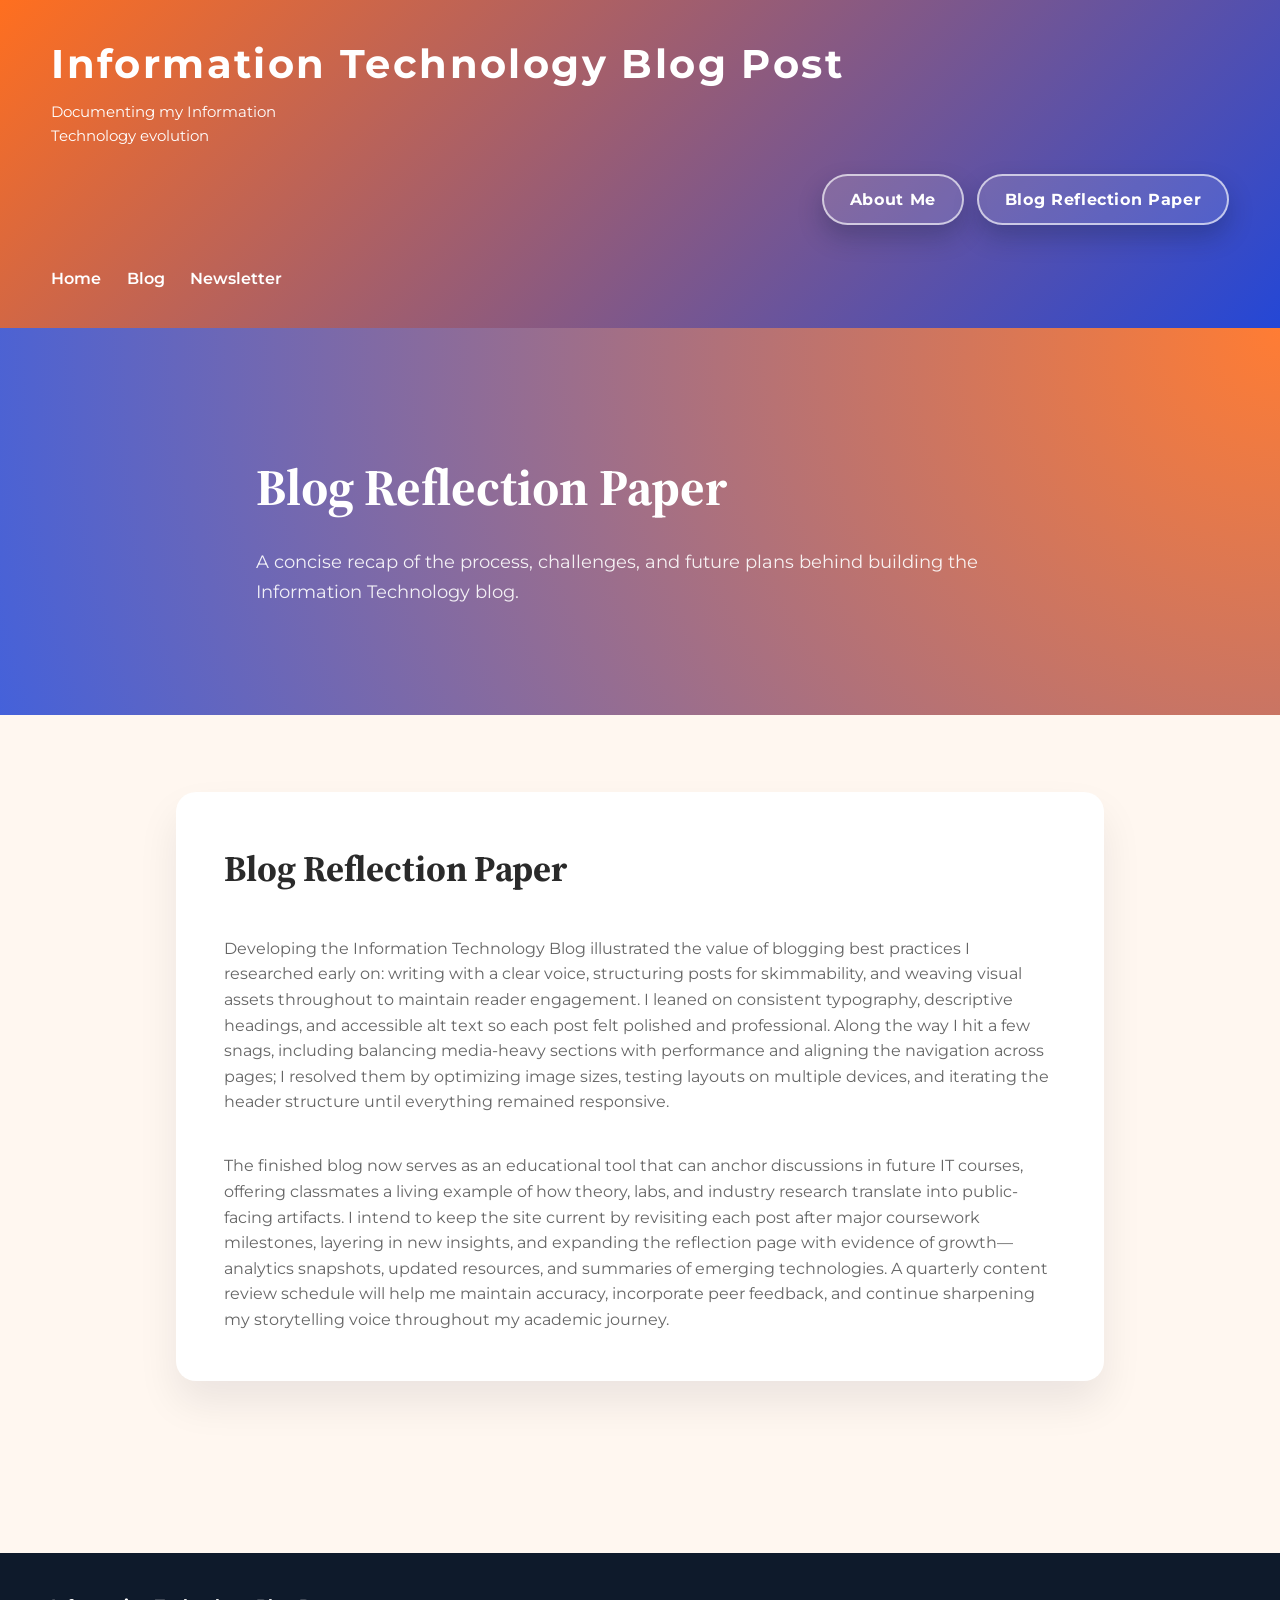
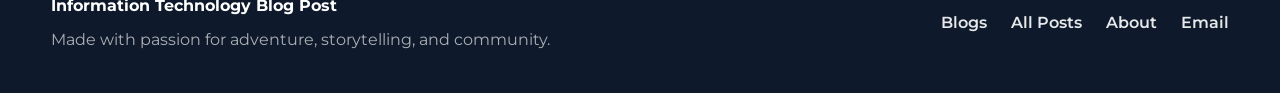
<file: reflection-paper.html>
<!DOCTYPE html>
<html lang="en">
<head>
  <meta charset="UTF-8">
  <meta name="viewport" content="width=device-width, initial-scale=1.0">
  <title>Blog Reflection Paper</title>
  <link rel="preconnect" href="https://fonts.googleapis.com">
  <link rel="preconnect" href="https://fonts.gstatic.com" crossorigin>
  <link href="https://fonts.googleapis.com/css2?family=Montserrat:wght@400;600;700&family=Source+Serif+4:wght@400;600&display=swap" rel="stylesheet">
  <link rel="stylesheet" href="styles.css">
</head>
<body id="reflection-paper">
  <header class="site-header">
    <div class="branding">
      <div class="logo">Information Technology Blog Post</div>
      <p class="tagline">Documenting my Information Technology evolution</p>
    </div>
    <nav class="primary-nav" aria-label="Main navigation">
      <ul class="menu">
        <li><a href="index.html#home">Home</a></li>
        <li class="has-submenu">
          <a href="index.html#blogs" aria-haspopup="true">Blog</a>
          <ul class="submenu">
            <li><a href="index.html#blogs">All Posts</a></li>
            <li><a href="index.html#about-top">About Me</a></li>
          </ul>
        </li>
        <li><a href="index.html#newsletter">Newsletter</a></li>
      </ul>
    </nav>
    <div class="header-actions">
      <a class="header-cta" href="index.html#about-top">About Me</a>
      <a class="header-cta" href="reflection-paper.html" aria-current="page">Blog Reflection Paper</a>
    </div>
  </header>

  <main>
    <section class="hero reflection-hero">
      <div class="hero-content">
        <h1>Blog Reflection Paper</h1>
        <p>A concise recap of the process, challenges, and future plans behind building the Information Technology blog.</p>
      </div>
    </section>

    <section class="essay-wrapper single-column">
      <article class="essay-body">
        <h2>Blog Reflection Paper</h2>
        <p>Developing the Information Technology Blog illustrated the value of blogging best practices I researched early on: writing with a clear voice, structuring posts for skimmability, and weaving visual assets throughout to maintain reader engagement. I leaned on consistent typography, descriptive headings, and accessible alt text so each post felt polished and professional. Along the way I hit a few snags, including balancing media-heavy sections with performance and aligning the navigation across pages; I resolved them by optimizing image sizes, testing layouts on multiple devices, and iterating the header structure until everything remained responsive.</p>
        <p>The finished blog now serves as an educational tool that can anchor discussions in future IT courses, offering classmates a living example of how theory, labs, and industry research translate into public-facing artifacts. I intend to keep the site current by revisiting each post after major coursework milestones, layering in new insights, and expanding the reflection page with evidence of growth—analytics snapshots, updated resources, and summaries of emerging technologies. A quarterly content review schedule will help me maintain accuracy, incorporate peer feedback, and continue sharpening my storytelling voice throughout my academic journey.</p>
      </article>
    </section>
  </main>

  <footer class="site-footer">
    <div>
      <strong>Information Technology Blog Post</strong>
      <p>Made with passion for adventure, storytelling, and community.</p>
    </div>
    <div class="footer-links">
      <a href="index.html#blogs">Blogs</a>
      <a href="index.html#posts">All Posts</a>
      <a href="index.html#about-top">About</a>
      <a href="mailto:hello@trailblazewords.com">Email</a>
    </div>
  </footer>
</body>
</html>
</file>
<file: styles.css>
:root {
  --fire-orange: #ff6f1f;
  --forest-green: #1f6f3d;
  --royal-blue: #2447d6;
  --midnight: #0e1a2b;
  --cream: #fff7f0;
  --text-body: #2a2a2a;
  --text-muted: rgba(42, 42, 42, 0.72);
}

*,
*::before,
*::after {
  box-sizing: border-box;
}

body {
  margin: 0;
  font-family: "Montserrat", "Helvetica Neue", Arial, sans-serif;
  color: var(--text-body);
  background: var(--cream);
  line-height: 1.6;
}

a {
  color: inherit;
  text-decoration: none;
}

a:hover,
a:focus-visible {
  text-decoration: underline;
}

.site-header {
  display: flex;
  flex-wrap: wrap;
  align-items: center;
  justify-content: space-between;
  gap: clamp(1rem, 2vw, 2.5rem);
  padding: 2rem clamp(1.5rem, 4vw, 4rem);
  background: linear-gradient(135deg, var(--fire-orange), var(--royal-blue));
  color: #fff;
  position: sticky;
  top: 0;
  z-index: 10;
}

.header-cta {
  display: inline-flex;
  align-items: center;
  justify-content: center;
  padding: 0.65rem 1.6rem;
  border-radius: 999px;
  border: 2px solid rgba(255, 255, 255, 0.65);
  background: rgba(255, 255, 255, 0.12);
  color: #fff;
  font-weight: 700;
  letter-spacing: 0.04em;
  box-shadow: 0 12px 24px rgba(12, 25, 47, 0.25);
  transition: transform 0.2s ease, box-shadow 0.2s ease, background 0.2s ease;
}

.header-actions {
  display: flex;
  align-items: center;
  gap: 0.85rem;
  flex-wrap: wrap;
  margin-left: auto;
  order: 1;
}

.header-cta:hover,
.header-cta:focus-visible {
  background: rgba(255, 255, 255, 0.22);
  transform: translateY(-2px);
  box-shadow: 0 16px 32px rgba(12, 25, 47, 0.3);
  text-decoration: none;
}

.branding {
  display: flex;
  flex-direction: column;
  gap: 0.25rem;
}

.logo {
  font-size: clamp(1.5rem, 2vw + 1rem, 2.5rem);
  font-weight: 700;
  letter-spacing: 0.06em;
}

.tagline {
  margin: 0;
  font-size: 0.95rem;
  max-width: 24ch;
}

.primary-nav .menu {
  list-style: none;
  display: flex;
  gap: clamp(1rem, 2vw, 2.5rem);
  margin: 0;
  padding: 0;
  font-weight: 600;
}

.primary-nav {
  flex: 1 1 100%;
  order: 2;
  margin-top: 0.75rem;
}

.primary-nav .menu > li {
  position: relative;
}

.primary-nav .menu > li > a {
  padding: 0.25rem 0;
  display: inline-block;
}

.primary-nav .submenu {
  list-style: none;
  position: absolute;
  top: calc(100% - 0.35rem);
  left: 0;
  background: rgba(12, 25, 47, 0.95);
  border-radius: 0.5rem;
  padding: 0.75rem 1rem;
  margin: 0;
  display: none;
  min-width: 10rem;
  box-shadow: 0 18px 35px rgba(8, 18, 34, 0.35);
  opacity: 0;
  transition: opacity 0.15s ease;
}

.primary-nav .submenu li + li {
  margin-top: 0.5rem;
}

.primary-nav .has-submenu:focus-within > .submenu,
.primary-nav .has-submenu:hover > .submenu {
  display: block;
  opacity: 1;
}

.hero {
  padding: clamp(4rem, 6vw, 7rem) clamp(1.5rem, 4vw, 6rem);
  background: radial-gradient(circle at top left, var(--royal-blue), var(--forest-green));
  color: #fff;
  display: flex;
  align-items: center;
  justify-content: center;
  text-align: center;
}

.hero-content {
  max-width: 40rem;
}

.hero h1 {
  font-family: "Source Serif 4", Georgia, serif;
  font-size: clamp(2.75rem, 4vw, 3.75rem);
  margin-bottom: 1rem;
}

.reflection-hero {
  background: radial-gradient(circle at top right, rgba(255, 111, 31, 0.9), rgba(36, 71, 214, 0.85));
  text-align: left;
}

.reflection-hero .hero-content {
  max-width: 48rem;
}

.essay-meta {
  list-style: none;
  display: flex;
  flex-wrap: wrap;
  gap: 1rem 2rem;
  margin: 2rem 0 0;
  padding: 0;
  font-weight: 600;
  letter-spacing: 0.02em;
}

.essay-meta li {
  background: rgba(12, 25, 47, 0.3);
  padding: 0.6rem 1rem;
  border-radius: 999px;
}

.essay-wrapper {
  display: grid;
  grid-template-columns: minmax(0, 2.4fr) minmax(0, 1fr);
  gap: clamp(2rem, 5vw, 4rem);
  max-width: clamp(58rem, 80vw, 72rem);
  margin: clamp(3rem, 6vw, 5rem) auto;
  padding: 0 clamp(1.5rem, 4vw, 3rem) clamp(4rem, 8vw, 6rem);
}

.essay-wrapper.single-column {
  grid-template-columns: minmax(0, 1fr);
  max-width: clamp(48rem, 80vw, 64rem);
}

.essay-body {
  background: #fff;
  border-radius: 1.25rem;
  box-shadow: 0 22px 40px rgba(8, 18, 34, 0.08);
  padding: clamp(2rem, 4vw, 3rem);
  display: flex;
  flex-direction: column;
  gap: clamp(1.5rem, 3vw, 2.5rem);
}

.essay-body h2 {
  font-family: "Source Serif 4", Georgia, serif;
  font-size: clamp(1.8rem, 3vw, 2.25rem);
  margin: 0;
}

.essay-body h3 {
  font-size: clamp(1.3rem, 2.5vw, 1.6rem);
  margin: 0;
}

.essay-body p {
  margin: 0;
  color: var(--text-muted);
  font-size: 1rem;
}

.essay-list {
  margin: 0;
  padding-left: 1.4rem;
  display: grid;
  gap: 0.75rem;
}

.essay-list li {
  line-height: 1.6;
}

.essay-quote {
  margin: 0;
  padding: 1.25rem 1.75rem;
  background: rgba(255, 247, 240, 0.9);
  border-left: 4px solid var(--fire-orange);
  font-family: "Source Serif 4", Georgia, serif;
  font-size: 1.2rem;
  color: var(--midnight);
}

.essay-aside {
  display: flex;
  flex-direction: column;
  gap: clamp(1.5rem, 3vw, 2.5rem);
}

.aside-card {
  background: linear-gradient(160deg, rgba(12, 25, 47, 0.94), rgba(36, 71, 214, 0.92));
  color: #fff;
  border-radius: 1.25rem;
  box-shadow: 0 18px 32px rgba(8, 18, 34, 0.25);
  padding: clamp(1.75rem, 3vw, 2.5rem);
  display: flex;
  flex-direction: column;
  gap: 1rem;
}

.aside-card h3 {
  margin: 0;
  font-size: 1.35rem;
}

.aside-card ul {
  margin: 0;
  padding-left: 1.2rem;
  display: grid;
  gap: 0.65rem;
  color: rgba(255, 255, 255, 0.85);
}

.aside-card li {
  line-height: 1.6;
}

.aside-cta {
  align-self: flex-start;
  padding: 0.6rem 1.6rem;
  border-radius: 999px;
  background: rgba(255, 255, 255, 0.15);
  color: #fff;
  font-weight: 700;
  letter-spacing: 0.03em;
  transition: background 0.2s ease, transform 0.2s ease;
}

.aside-cta:hover,
.aside-cta:focus-visible {
  background: rgba(255, 255, 255, 0.3);
  transform: translateY(-2px);
  text-decoration: none;
}

.hero p {
  font-size: 1.15rem;
  margin-bottom: 2rem;
  color: rgba(255, 255, 255, 0.9);
}

.hero-cta {
  display: inline-flex;
  align-items: center;
  justify-content: center;
  background: #fff;
  color: var(--midnight);
  padding: 0.85rem 1.9rem;
  border-radius: 999px;
  font-weight: 700;
  text-transform: uppercase;
  letter-spacing: 0.08em;
  transition: transform 0.2s ease, box-shadow 0.2s ease;
}

.hero-cta:hover,
.hero-cta:focus-visible {
  transform: translateY(-2px);
  box-shadow: 0 14px 25px rgba(13, 27, 46, 0.35);
  text-decoration: none;
}

.intro {
  padding: clamp(2.5rem, 4vw, 4rem) clamp(1.5rem, 4vw, 6rem) 0;
  display: flex;
  justify-content: center;
}

.intro-card {
  max-width: 880px;
  background: linear-gradient(135deg, rgba(255, 111, 31, 0.18), rgba(36, 71, 214, 0.13));
  border-radius: 1.5rem;
  padding: clamp(2rem, 3vw, 3rem);
  box-shadow: 0 16px 38px rgba(16, 32, 49, 0.15);
}

.intro-card h2 {
  font-family: "Source Serif 4", Georgia, serif;
  font-size: clamp(2rem, 3vw, 2.6rem);
  margin-bottom: 0.75rem;
  color: var(--midnight);
}

.blog-grid {
  padding: clamp(3rem, 5vw, 5.5rem) clamp(1.5rem, 4vw, 6rem);
}

.blog-grid h2 {
  font-family: "Source Serif 4", Georgia, serif;
  font-size: clamp(2.1rem, 3vw, 2.8rem);
  margin-bottom: 2rem;
  color: var(--midnight);
}

.grid {
  display: grid;
  grid-template-columns: repeat(auto-fit, minmax(260px, 1fr));
  gap: 1.75rem;
}

.blog-card {
  background: #fff;
  border-radius: 1.25rem;
  padding: 1.75rem;
  display: flex;
  flex-direction: column;
  gap: 1rem;
  box-shadow: 0 18px 45px rgba(21, 41, 58, 0.18);
  position: relative;
  isolation: isolate;
}

.blog-card::before {
  content: "";
  position: absolute;
  inset: 0;
  border-radius: inherit;
  background: linear-gradient(135deg, rgba(255, 111, 31, 0.12), rgba(36, 71, 214, 0.12));
  z-index: -1;
}

.category {
  font-size: 0.75rem;
  font-weight: 700;
  text-transform: uppercase;
  letter-spacing: 0.18em;
  color: var(--forest-green);
}

.category.fire {
  color: var(--fire-orange);
}

.category.forest {
  color: var(--forest-green);
}

.category.blue {
  color: var(--royal-blue);
}

.category.midnight {
  color: rgba(14, 26, 43, 0.9);
}

.blog-card h3 {
  margin: 0;
  font-family: "Source Serif 4", Georgia, serif;
  font-size: 1.45rem;
}

.blog-card p {
  margin: 0;
  color: var(--text-muted);
  flex-grow: 1;
}

.read-more {
  font-weight: 600;
  color: var(--royal-blue);
  display: inline-flex;
  align-items: center;
  gap: 0.35rem;
}

.read-more::after {
  content: "→";
  font-size: 0.9rem;
  transition: transform 0.2s ease;
}

.read-more:hover::after,
.read-more:focus-visible::after {
  transform: translateX(4px);
}

.posts-feed {
  padding: clamp(3rem, 5vw, 5.5rem) clamp(1.5rem, 4vw, 6rem);
  display: flex;
  flex-direction: column;
  gap: clamp(2.5rem, 5vw, 4rem);
  background: linear-gradient(180deg, rgba(255, 247, 240, 0.65), rgba(255, 247, 240, 0));
}

.blog-post {
  background: #fff;
  border-radius: 1.75rem;
  padding: clamp(2rem, 4vw, 3.5rem);
  box-shadow: 0 24px 50px rgba(20, 36, 55, 0.18);
  display: flex;
  flex-direction: column;
  gap: 1.5rem;
  scroll-margin-top: clamp(5rem, 12vw, 7.5rem);
}

.blog-post header {
  display: flex;
  flex-direction: column;
  gap: 0.75rem;
}

.post-meta {
  display: inline-flex;
  gap: 1rem;
  font-size: 0.8rem;
  letter-spacing: 0.18em;
  text-transform: uppercase;
  font-weight: 700;
  color: var(--royal-blue);
}

.post-number {
  color: var(--fire-orange);
}

.post-subtitle {
  margin: 0;
  color: var(--text-muted);
  font-size: 1.05rem;
}

.blog-post h2 {
  margin: 0;
  font-family: "Source Serif 4", Georgia, serif;
  font-size: clamp(2.25rem, 3vw, 2.9rem);
  color: var(--midnight);
}

.blog-post h3 {
  font-family: "Source Serif 4", Georgia, serif;
  font-size: clamp(1.35rem, 2.2vw, 1.8rem);
  color: var(--royal-blue);
  margin-bottom: 0.5rem;
}

.post-content {
  display: flex;
  flex-direction: column;
  gap: 1.25rem;
}

.post-content ul,
.post-content ol {
  padding-left: 1.25rem;
  margin: 0;
  display: flex;
  flex-direction: column;
  gap: 0.65rem;
}

.post-content li strong {
  color: var(--midnight);
}

.scratch-link-card {
  align-self: center;
  max-width: min(100%, 520px);
  border-radius: 1.25rem;
  overflow: hidden;
  box-shadow: 0 20px 40px rgba(15, 30, 52, 0.2);
  background: #fff;
  text-align: center;
}

.scratch-link-card img {
  display: block;
  width: 100%;
  height: auto;
}

.scratch-link-card figcaption {
  margin: 0;
  padding: 1rem 1.5rem;
  font-size: 0.95rem;
  color: var(--midnight);
  background: rgba(255, 111, 31, 0.08);
}

.media-frame {
  border-radius: 1.25rem;
  overflow: hidden;
  border: 1px solid rgba(14, 26, 43, 0.12);
  box-shadow: 0 18px 40px rgba(17, 34, 53, 0.15);
  background: #fff;
}

.media-frame img {
  display: block;
  width: 100%;
  height: auto;
}

.media-frame figcaption {
  padding: 0.75rem 1rem;
  font-size: 0.9rem;
  color: var(--text-muted);
  background: rgba(36, 71, 214, 0.08);
}

.terminal-pair {
  display: grid;
  grid-template-columns: repeat(auto-fit, minmax(260px, 1fr));
  gap: 1.25rem;
}

.post-footer {
  border-top: 1px solid rgba(14, 26, 43, 0.1);
  padding-top: 1.25rem;
}

.post-tags {
  list-style: none;
  margin: 0;
  padding: 0;
  display: flex;
  flex-wrap: wrap;
  gap: 0.65rem;
}

.post-tags li {
  padding: 0.4rem 0.9rem;
  border-radius: 999px;
  background: rgba(255, 111, 31, 0.12);
  color: var(--fire-orange);
  font-weight: 600;
  font-size: 0.85rem;
}

.post-tags li:nth-child(2n) {
  background: rgba(31, 111, 61, 0.12);
  color: var(--forest-green);
}

.post-tags li:nth-child(3n) {
  background: rgba(36, 71, 214, 0.12);
  color: var(--royal-blue);
}

.post-content code {
  background: rgba(14, 26, 43, 0.08);
  padding: 0.1rem 0.35rem;
  border-radius: 0.25rem;
  font-size: 0.95rem;
}

.post-content p {
  margin: 0;
}

.reference-list {
  margin: 0;
  padding-left: 1.4rem;
  display: grid;
  gap: 0.65rem;
  color: var(--text-muted);
}

.about {
  padding: clamp(3rem, 5vw, 6rem) clamp(1.5rem, 4vw, 6rem);
  display: flex;
  justify-content: center;
}

.about-card {
  max-width: 720px;
  background: linear-gradient(135deg, rgba(36, 71, 214, 0.85), rgba(31, 111, 61, 0.85));
  color: #fff;
  padding: clamp(2.5rem, 4vw, 3.5rem);
  border-radius: 1.5rem;
  text-align: center;
  box-shadow: 0 22px 45px rgba(20, 37, 53, 0.35);
}

.about-card h2 {
  font-family: "Source Serif 4", Georgia, serif;
  font-size: clamp(2rem, 3vw, 2.6rem);
  margin-bottom: 1rem;
}

.about-card p {
  margin-bottom: 2rem;
  color: rgba(255, 255, 255, 0.88);
}

.about-cta {
  display: inline-flex;
  align-items: center;
  justify-content: center;
  gap: 0.5rem;
  padding: 0.9rem 2.2rem;
  background: #fff;
  color: var(--midnight);
  font-weight: 700;
  letter-spacing: 0.04em;
  border-radius: 999px;
  text-transform: uppercase;
}

.about-cta::after {
  content: "✉";
}

.newsletter {
  padding: clamp(3rem, 5vw, 5.5rem) clamp(1.5rem, 4vw, 6rem);
  background: #fff;
  text-align: center;
}

.newsletter h2 {
  font-family: "Source Serif 4", Georgia, serif;
  font-size: clamp(2rem, 3vw, 2.6rem);
  color: var(--midnight);
}

.newsletter p {
  max-width: 40rem;
  margin: 1rem auto 2rem;
  color: var(--text-muted);
}

.newsletter-form {
  display: flex;
  flex-wrap: wrap;
  justify-content: center;
  gap: 0.75rem;
}

.newsletter input[type="email"] {
  min-width: 230px;
  padding: 0.85rem 1.15rem;
  border-radius: 999px;
  border: 2px solid transparent;
  font-size: 1rem;
  transition: border-color 0.2s ease, box-shadow 0.2s ease;
}

.newsletter input[type="email"]:focus-visible {
  border-color: var(--royal-blue);
  outline: none;
  box-shadow: 0 0 0 3px rgba(36, 71, 214, 0.2);
}

.newsletter button {
  padding: 0.85rem 1.75rem;
  border-radius: 999px;
  border: none;
  background: var(--fire-orange);
  color: #fff;
  font-weight: 700;
  letter-spacing: 0.05em;
  text-transform: uppercase;
  cursor: pointer;
  transition: transform 0.2s ease, box-shadow 0.2s ease;
}

.newsletter button:hover,
.newsletter button:focus-visible {
  transform: translateY(-2px);
  box-shadow: 0 12px 22px rgba(255, 111, 31, 0.35);
}

.site-footer {
  display: flex;
  flex-wrap: wrap;
  align-items: center;
  justify-content: space-between;
  gap: 1rem;
  padding: 2.5rem clamp(1.5rem, 4vw, 6rem);
  background: var(--midnight);
  color: #fff;
}

.site-footer p {
  margin: 0.5rem 0 0;
  color: rgba(255, 255, 255, 0.65);
}

.footer-links {
  display: flex;
  gap: 1.5rem;
  font-weight: 600;
}

.footer-links a {
  color: rgba(255, 255, 255, 0.9);
}

.footer-links a:hover,
.footer-links a:focus-visible {
  color: #fff;
  text-decoration: underline;
}

#blogs {
  scroll-margin-top: clamp(5rem, 12vw, 7.5rem);
}

#about,
#about-top {
  scroll-margin-top: clamp(5rem, 12vw, 7.5rem);
}

.visually-hidden {
  position: absolute;
  width: 1px;
  height: 1px;
  padding: 0;
  margin: -1px;
  overflow: hidden;
  clip: rect(0, 0, 0, 0);
  border: 0;
}

@media (max-width: 780px) {
  .site-header {
    position: static;
    gap: 0.9rem;
    text-align: left;
  }

  .primary-nav {
    width: 100%;
    flex-basis: 100%;
    order: 2;
    margin-top: 0.25rem;
  }

  .primary-nav .menu {
    flex-direction: row;
    flex-wrap: nowrap;
    width: 100%;
    justify-content: space-between;
    gap: 0;
  }

  .primary-nav .menu > li {
    flex: 1 1 0;
  }

  .primary-nav .menu > li > a {
    display: block;
    text-align: center;
    padding: 0.5rem 0;
  }

  .branding {
    width: 100%;
    align-items: flex-start;
  }

  .tagline {
    text-align: left;
    margin-left: 0;
    margin-right: 0;
  }

  .header-actions {
    width: 100%;
    order: 3;
    justify-content: center;
    gap: 0.75rem;
    margin-left: 0;
    margin-top: -0.2rem;
  }

  .header-actions .header-cta {
    flex: 1 1 12rem;
    min-width: 12rem;
    padding: 0.85rem 1.75rem;
  }

  .essay-wrapper {
    grid-template-columns: 1fr;
    gap: 2rem;
    padding: 0 clamp(1rem, 5vw, 2.25rem) clamp(4rem, 10vw, 6rem);
  }

  .essay-aside {
    order: 2;
  }

  .essay-body {
    order: 1;
  }

  .primary-nav .submenu {
    position: static;
    display: flex;
    flex-direction: column;
    align-items: center;
    gap: 0.65rem;
    background: rgba(12, 25, 47, 0.85);
    margin-top: 0.75rem;
    padding: 0.75rem 1rem;
  }

  .posts-feed {
    padding: clamp(2rem, 6vw, 3.5rem) clamp(1rem, 5vw, 2.5rem);
  }

  .blog-post {
    padding: clamp(1.5rem, 6vw, 2.5rem);
  }

  .terminal-pair {
    grid-template-columns: 1fr;
  }

}
</file>
